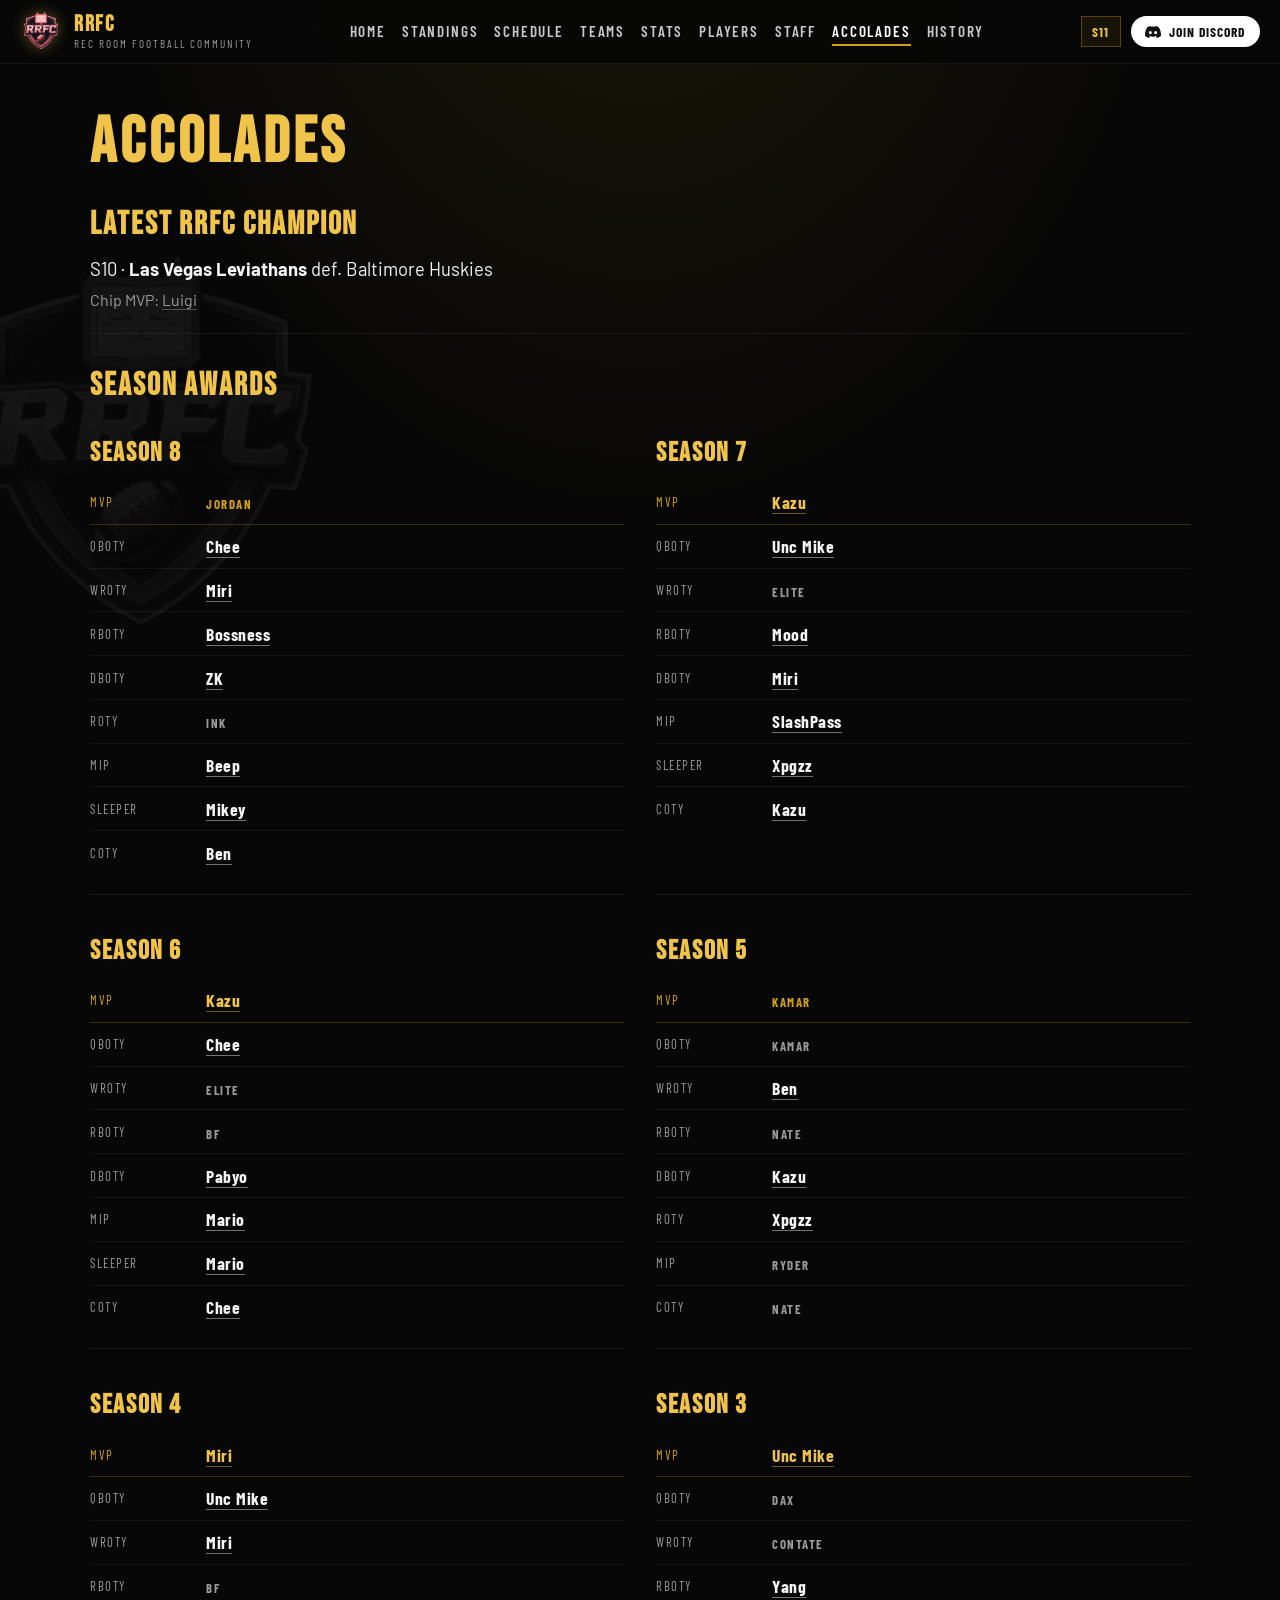
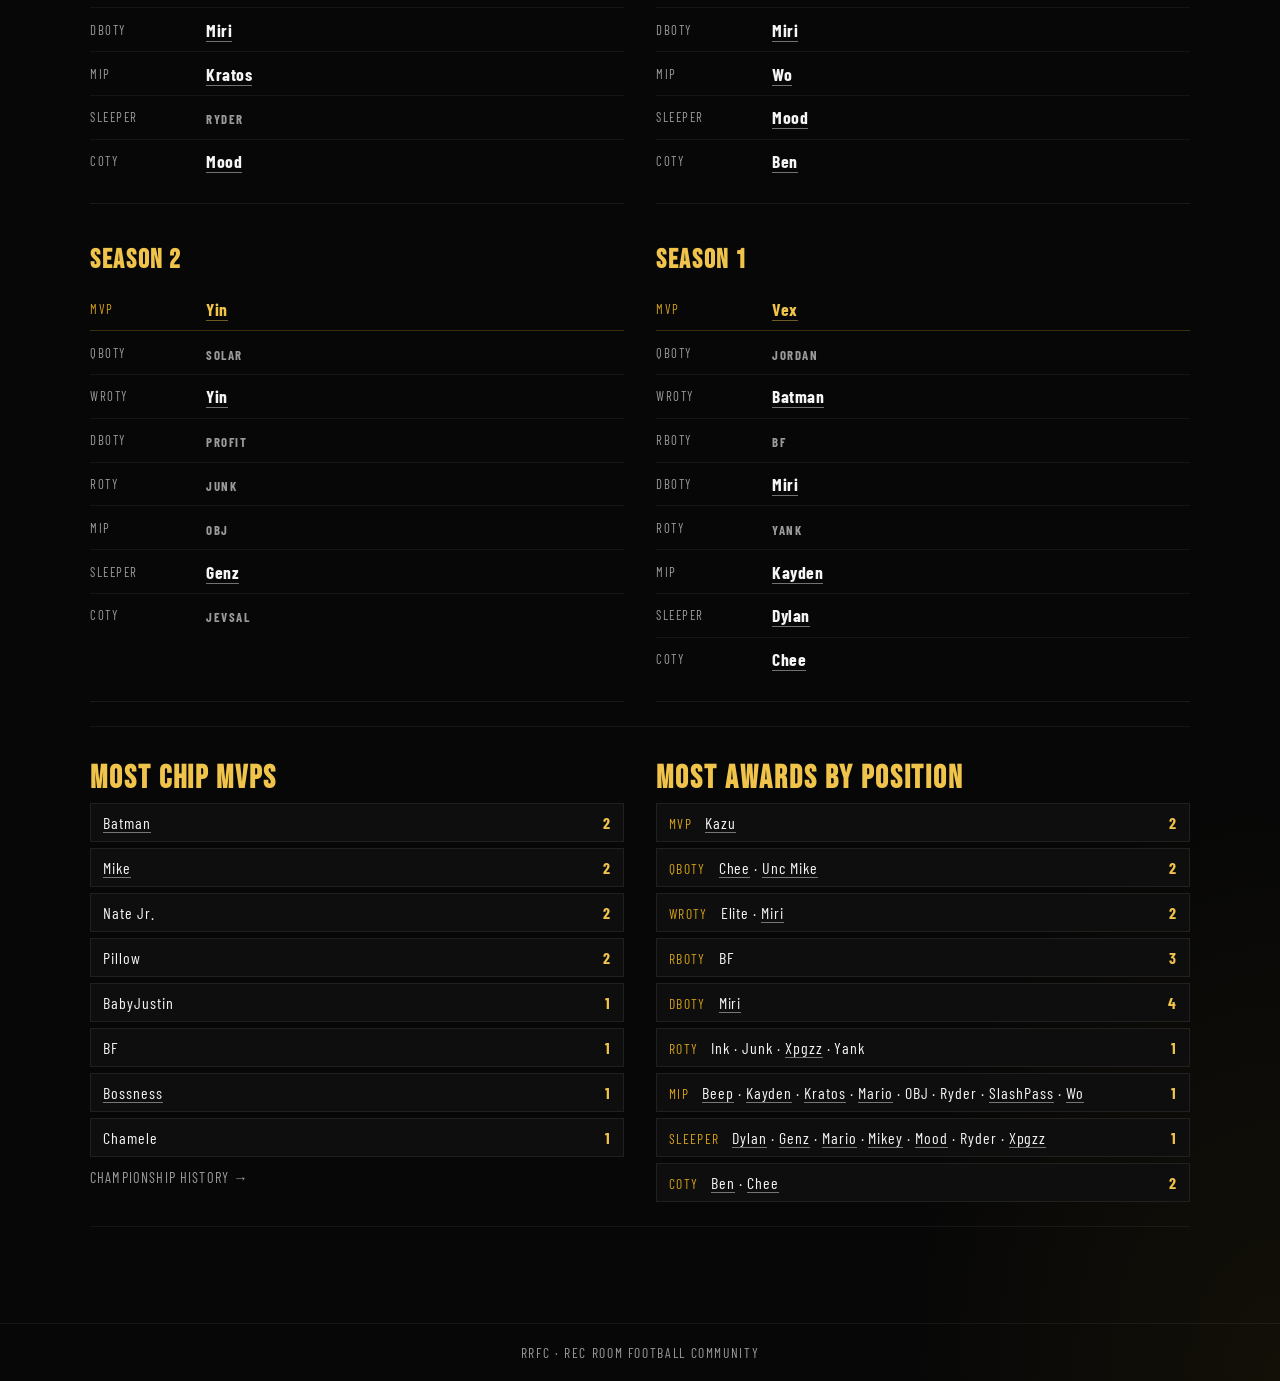
<file: accolades.html>
<!DOCTYPE html>
<html lang="en">
  <head>
    <meta charset="UTF-8" />
    <meta name="viewport" content="width=device-width, initial-scale=1" />
    <title>Accolades — RRFC</title>
    <link rel="icon" href="assets/logo.png" type="image/png" />
    <link rel="preconnect" href="https://fonts.googleapis.com" />
    <link rel="preconnect" href="https://fonts.gstatic.com" crossorigin />
    <link
      href="https://fonts.googleapis.com/css2?family=Barlow+Condensed:wght@500;600;700&family=Barlow:wght@400;500;600&family=Bebas+Neue&display=swap"
      rel="stylesheet"
    />
    <link rel="stylesheet" href="css/styles.css" />
  </head>
  <body>
    <header class="site-header">
      <a class="brand" href="index.html">
        <img src="assets/logo.png" alt="RRFC logo" />
        <div class="brand-text">
          <strong>RRFC</strong>
          <span>Rec Room Football Community</span>
        </div>
      </a>
      <nav class="nav" id="nav" aria-label="Primary">
        <a href="index.html">Home</a>
        <a href="standings.html">Standings</a>
        <a href="schedule.html">Schedule</a>
        <a href="teams.html">Teams</a>
        <a href="stats.html">Stats</a>
        <a href="players.html">Players</a>
        <a href="staff.html">Staff</a>
        <a class="active" href="accolades.html">Accolades</a>
        <a href="history.html">History</a>
      </nav>
      <div class="header-actions">
        <span class="season-pill">S11</span>
        <a class="btn-discord" href="https://discord.gg/rrfc" target="_blank" rel="noopener noreferrer">
          <svg viewBox="0 0 24 24" aria-hidden="true" fill="currentColor">
            <path
              d="M20.317 4.37a19.8 19.8 0 0 0-4.885-1.515.074.074 0 0 0-.079.037c-.21.375-.444.864-.608 1.25a18.27 18.27 0 0 0-5.487 0 12.64 12.64 0 0 0-.617-1.25.077.077 0 0 0-.079-.037A19.74 19.74 0 0 0 3.677 4.37a.07.07 0 0 0-.032.027C.533 9.046-.32 13.58.099 18.057a.08.08 0 0 0 .031.057 19.9 19.9 0 0 0 5.993 3.03.078.078 0 0 0 .084-.028c.462-.63.874-1.295 1.226-1.994a.076.076 0 0 0-.041-.106 13.1 13.1 0 0 1-1.872-.892.077.077 0 0 1-.008-.128c.126-.094.252-.192.373-.292a.074.074 0 0 1 .078-.01c3.928 1.793 8.18 1.793 12.062 0a.074.074 0 0 1 .079.009c.12.1.247.198.373.292a.077.077 0 0 1-.006.127 12.3 12.3 0 0 1-1.873.892.077.077 0 0 0-.041.107c.36.698.772 1.362 1.225 1.993a.076.076 0 0 0 .084.028 19.84 19.84 0 0 0 6.002-3.03.077.077 0 0 0 .032-.054c.5-5.177-.838-9.674-3.549-13.66a.061.061 0 0 0-.031-.03zM8.02 15.33c-1.183 0-2.157-1.085-2.157-2.419 0-1.333.956-2.419 2.157-2.419 1.21 0 2.176 1.096 2.157 2.42 0 1.333-.956 2.418-2.157 2.418zm7.975 0c-1.183 0-2.157-1.085-2.157-2.419 0-1.333.955-2.419 2.157-2.419 1.21 0 2.176 1.096 2.157 2.42 0 1.333-.946 2.418-2.157 2.418z"
            />
          </svg>
          <span>Join Discord</span>
        </a>
        <button class="menu-toggle" type="button" data-menu-toggle aria-expanded="false">Menu</button>
      </div>
    </header>

    <main>
      <h1 class="page-title">Accolades</h1>
      <div id="accolades-root"></div>
    </main>

    <footer class="site-footer">RRFC · Rec Room Football Community</footer>
    <script src="js/players-data.js"></script>
    <script src="js/teams-data.js"></script>
    <script src="js/championships-data.js"></script>
    <script src="js/main.js"></script>
    <script src="js/history.js"></script>
  </body>
</html>
</file>
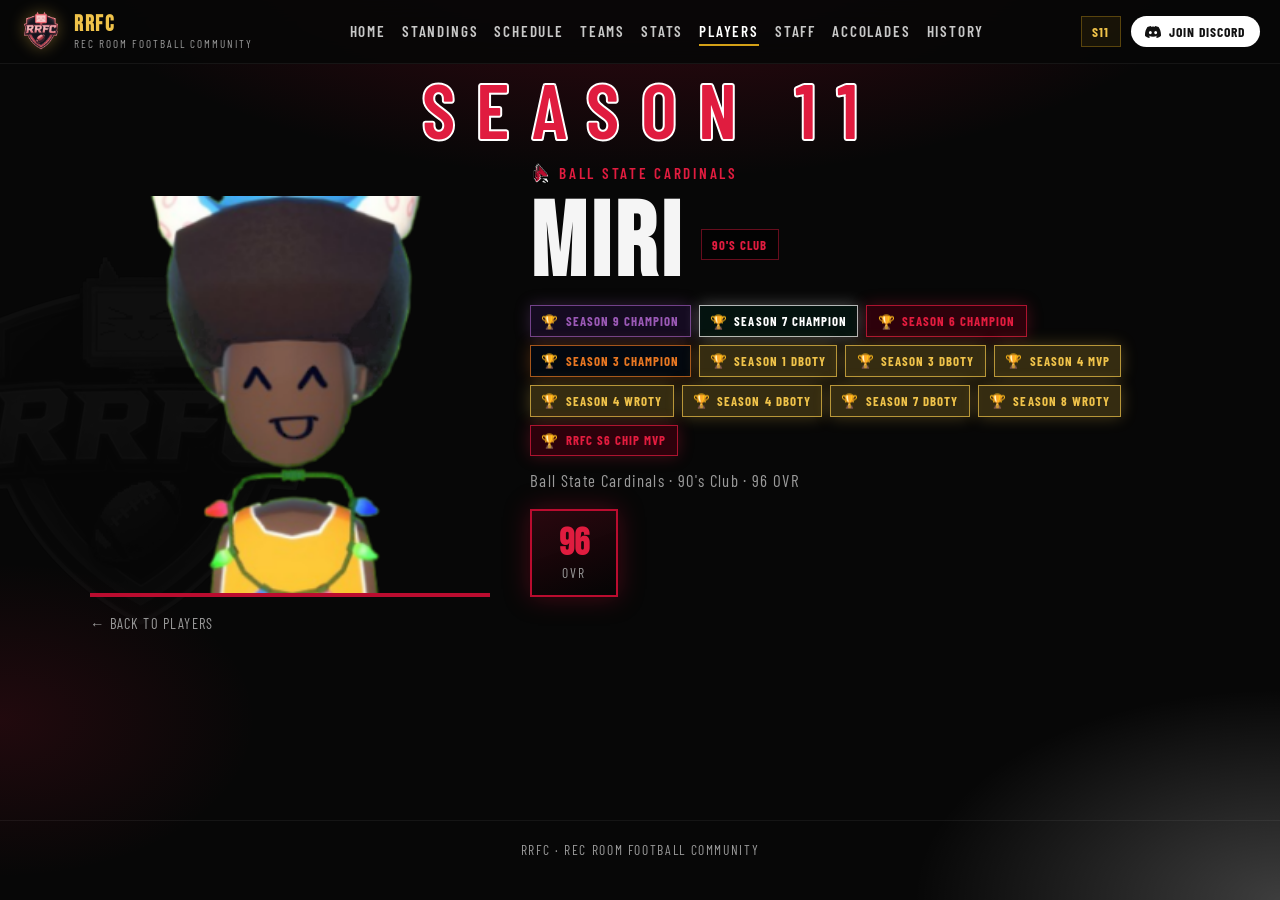
<file: player.html>
<!DOCTYPE html>
<html lang="en">
  <head>
    <meta charset="UTF-8" />
    <meta name="viewport" content="width=device-width, initial-scale=1" />
    <title>Player — RRFC</title>
    <link rel="icon" href="assets/logo.png" type="image/png" />
    <link rel="preconnect" href="https://fonts.googleapis.com" />
    <link rel="preconnect" href="https://fonts.gstatic.com" crossorigin />
    <link
      href="https://fonts.googleapis.com/css2?family=Barlow+Condensed:wght@500;600;700&family=Barlow:wght@400;500;600&family=Bebas+Neue&display=swap"
      rel="stylesheet"
    />
    <link rel="stylesheet" href="css/styles.css" />
  </head>
  <body>
    <header class="site-header">
      <a class="brand" href="index.html">
        <img src="assets/logo.png" alt="RRFC logo" />
        <div class="brand-text">
          <strong>RRFC</strong>
          <span>Rec Room Football Community</span>
        </div>
      </a>

      <nav class="nav" id="nav" aria-label="Primary">
        <a href="index.html">Home</a>
        <a href="standings.html">Standings</a>
        <a href="schedule.html">Schedule</a>
        <a href="teams.html">Teams</a>
        <a href="stats.html">Stats</a>
        <a class="active" href="players.html">Players</a>
        <a href="staff.html">Staff</a>
        <a href="accolades.html">Accolades</a>
        <a href="history.html">History</a>
      </nav>

      <div class="header-actions">
        <span class="season-pill">S11</span>
        <a class="btn-discord" href="https://discord.gg/rrfc" target="_blank" rel="noopener noreferrer">
          <svg viewBox="0 0 24 24" aria-hidden="true" fill="currentColor">
            <path
              d="M20.317 4.37a19.8 19.8 0 0 0-4.885-1.515.074.074 0 0 0-.079.037c-.21.375-.444.864-.608 1.25a18.27 18.27 0 0 0-5.487 0 12.64 12.64 0 0 0-.617-1.25.077.077 0 0 0-.079-.037A19.74 19.74 0 0 0 3.677 4.37a.07.07 0 0 0-.032.027C.533 9.046-.32 13.58.099 18.057a.08.08 0 0 0 .031.057 19.9 19.9 0 0 0 5.993 3.03.078.078 0 0 0 .084-.028c.462-.63.874-1.295 1.226-1.994a.076.076 0 0 0-.041-.106 13.1 13.1 0 0 1-1.872-.892.077.077 0 0 1-.008-.128c.126-.094.252-.192.373-.292a.074.074 0 0 1 .078-.01c3.928 1.793 8.18 1.793 12.062 0a.074.074 0 0 1 .079.009c.12.1.247.198.373.292a.077.077 0 0 1-.006.127 12.3 12.3 0 0 1-1.873.892.077.077 0 0 0-.041.107c.36.698.772 1.362 1.225 1.993a.076.076 0 0 0 .084.028 19.84 19.84 0 0 0 6.002-3.03.077.077 0 0 0 .032-.054c.5-5.177-.838-9.674-3.549-13.66a.061.061 0 0 0-.031-.03zM8.02 15.33c-1.183 0-2.157-1.085-2.157-2.419 0-1.333.956-2.419 2.157-2.419 1.21 0 2.176 1.096 2.157 2.42 0 1.333-.956 2.418-2.157 2.418zm7.975 0c-1.183 0-2.157-1.085-2.157-2.419 0-1.333.955-2.419 2.157-2.419 1.21 0 2.176 1.096 2.157 2.42 0 1.333-.946 2.418-2.157 2.418z"
            />
          </svg>
          <span>Join Discord</span>
        </a>
        <button class="menu-toggle" type="button" data-menu-toggle aria-expanded="false">Menu</button>
      </div>
    </header>

    <main>
      <section class="player-profile" data-player-profile>
        <p class="player-season" data-player-season>Season 11</p>

        <div class="player-layout">
          <div class="player-avatar" aria-label="Player avatar placeholder">
            <div class="avatar-placeholder">Avatar<br />coming soon</div>
          </div>

          <div class="player-info">
            <p class="team-name player-team" data-player-team-wrap>
              <img class="team-logo-sm" data-player-team-logo alt="" hidden />
              <a data-player-team-link><span data-player-team>…</span></a>
            </p>

            <div class="player-name-row">
              <h1 class="player-name" data-player-name>Player</h1>
              <span class="badge" data-club-badge>90's Club</span>
            </div>

            <div class="badge-row" data-player-badges></div>

            <p class="player-meta" data-player-meta></p>
            <p class="player-note" data-player-note hidden></p>

            <div class="rating-row">
              <div class="ovr">
                <strong data-player-ovr>—</strong>
                <span>OVR</span>
              </div>
              <span class="ovr-prev ovr-prev-profile" data-player-prev-ovr hidden></span>
            </div>
          </div>
        </div>

        <p class="back-link"><a href="players.html">← Back to players</a></p>
      </section>
    </main>

    <footer class="site-footer">RRFC · Rec Room Football Community</footer>
    <script src="js/players-data.js"></script>
    <script src="js/icons.js"></script>
    <script src="js/teams-data.js"></script>
    <script src="js/championships-data.js"></script>
    <script src="js/main.js"></script>
  </body>
</html>
</file>
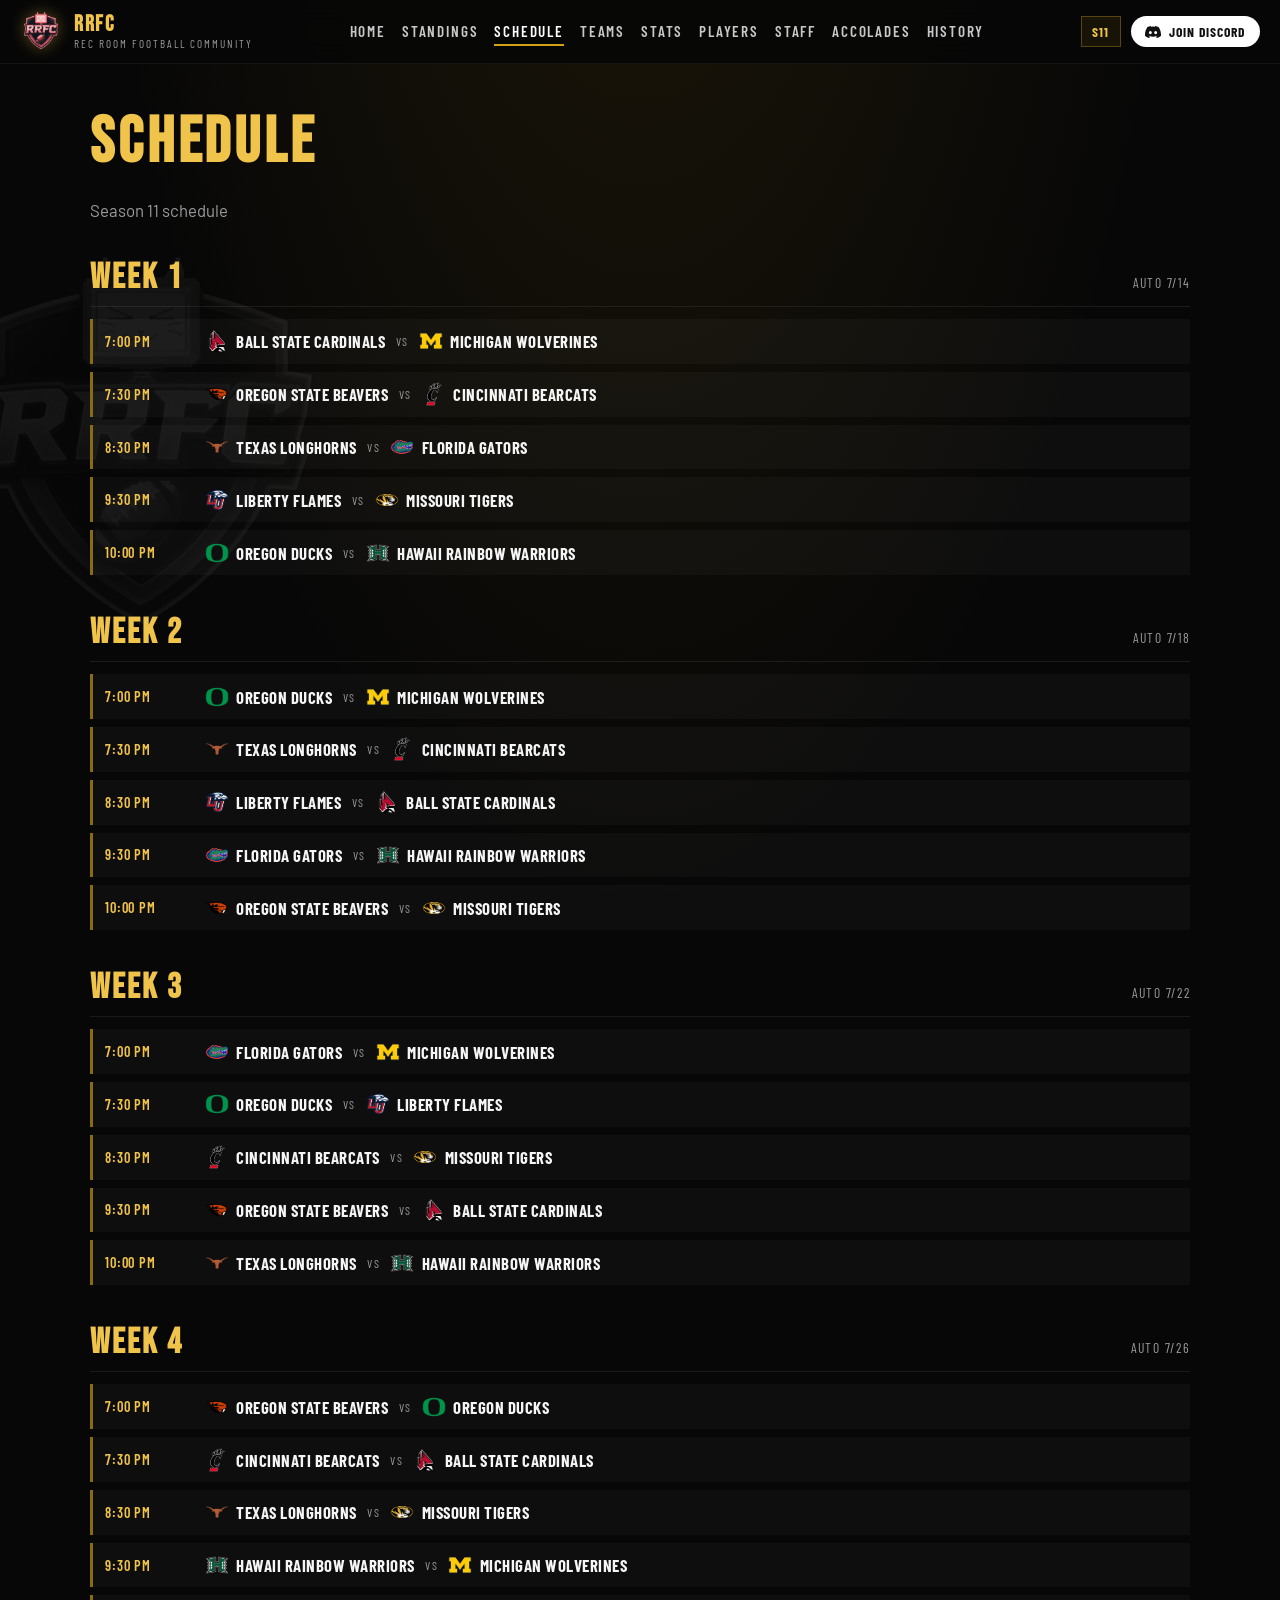
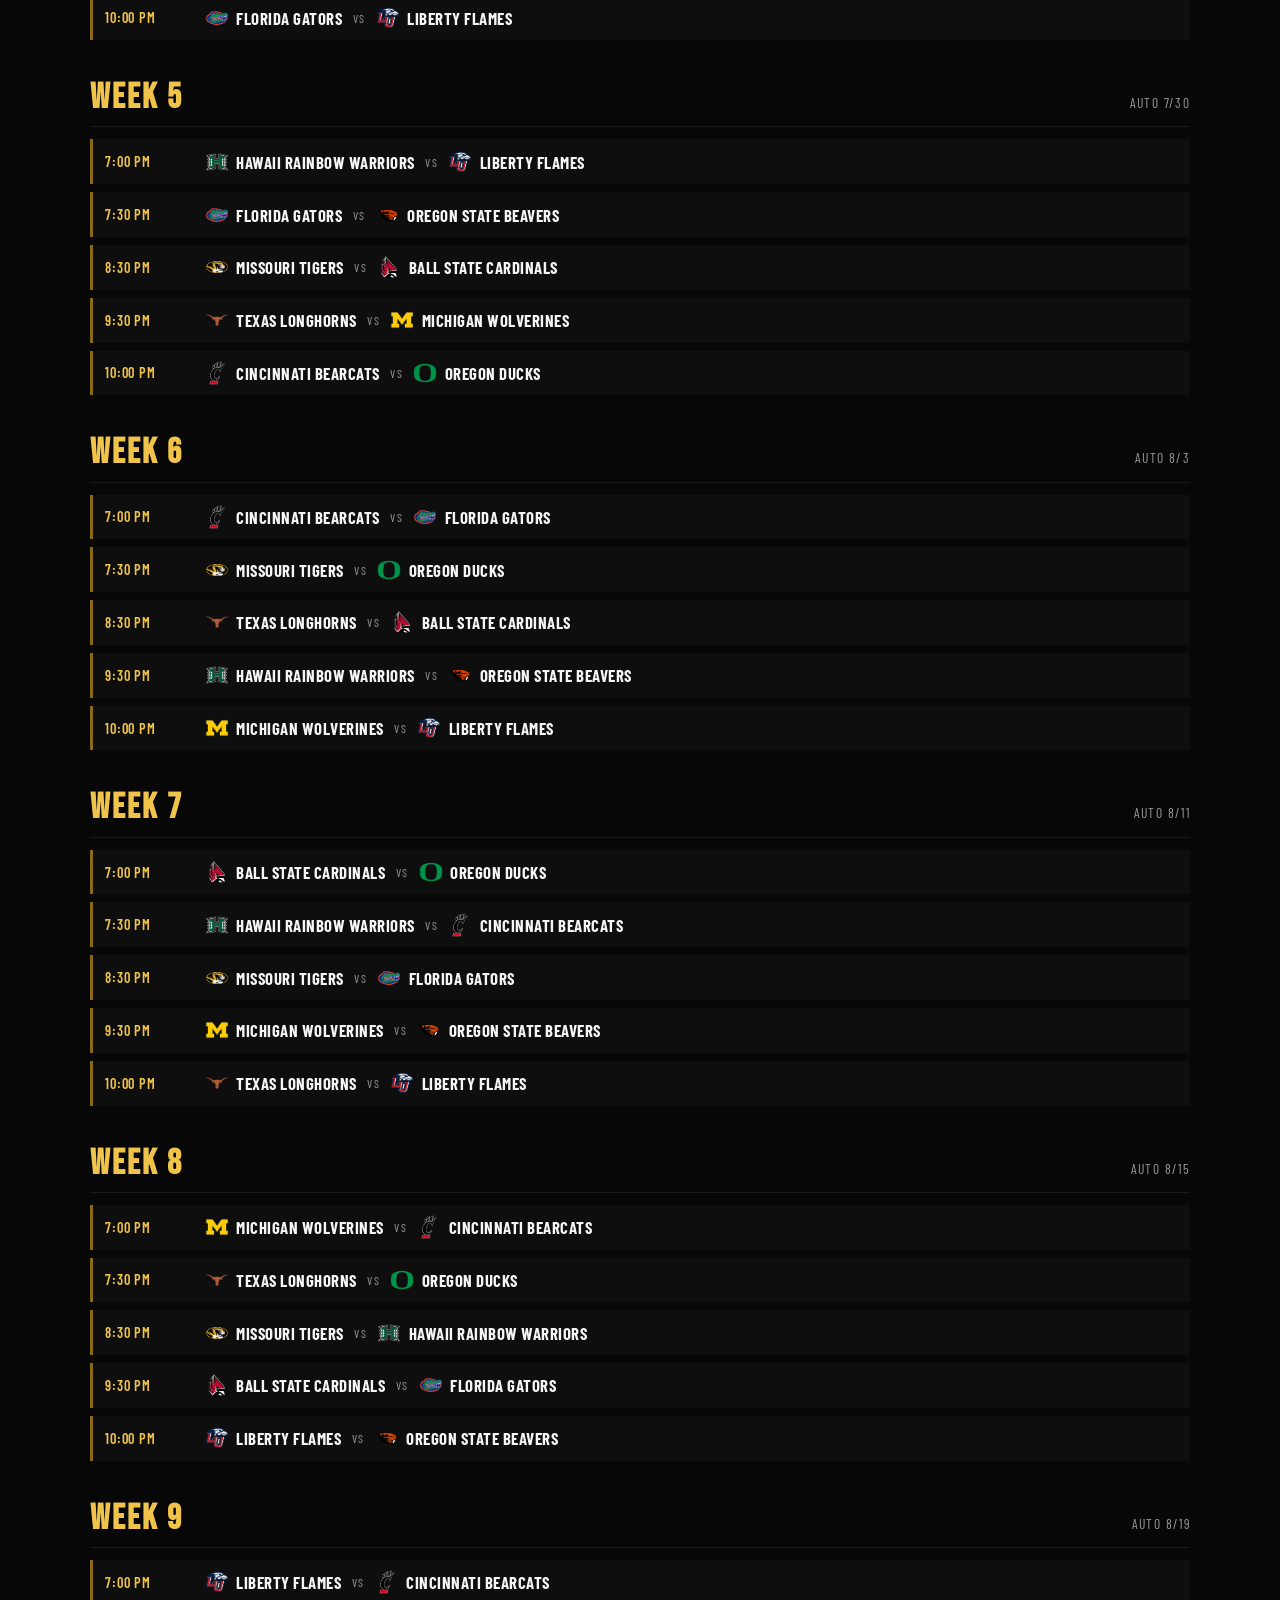
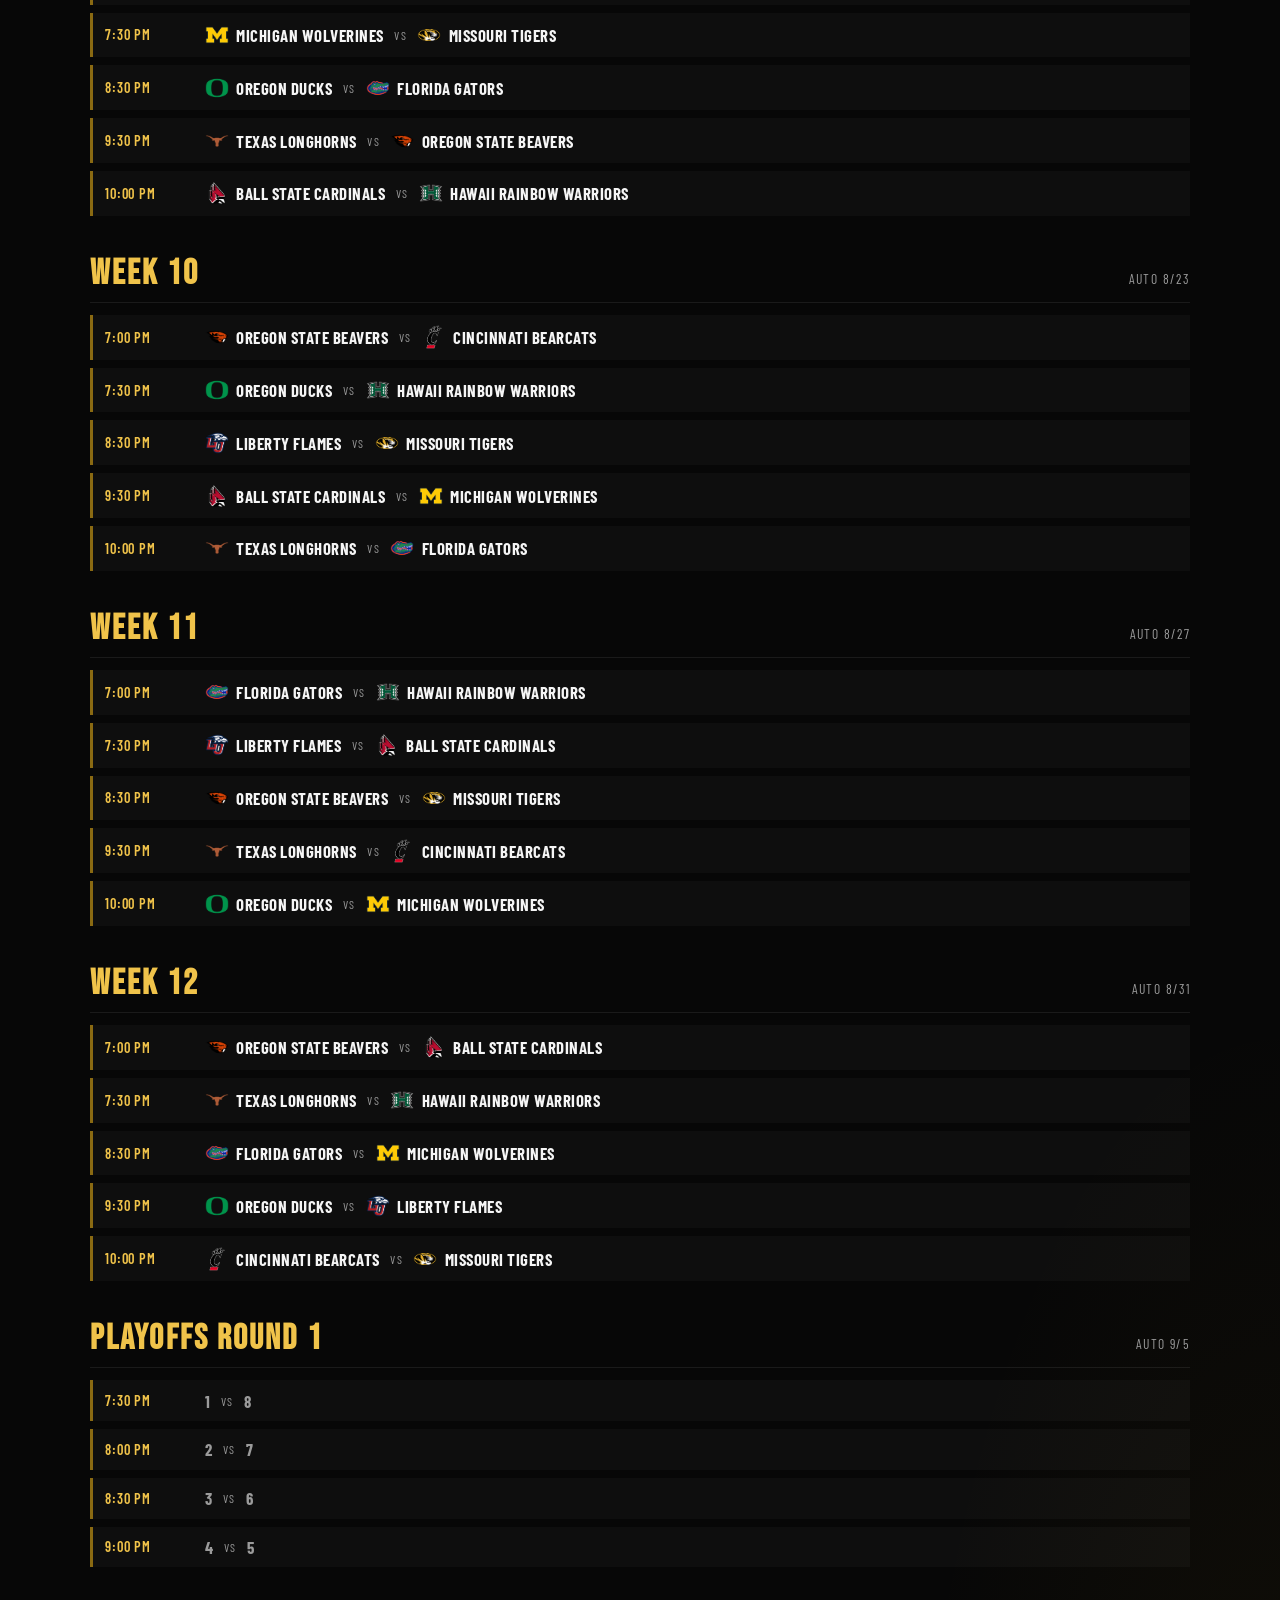
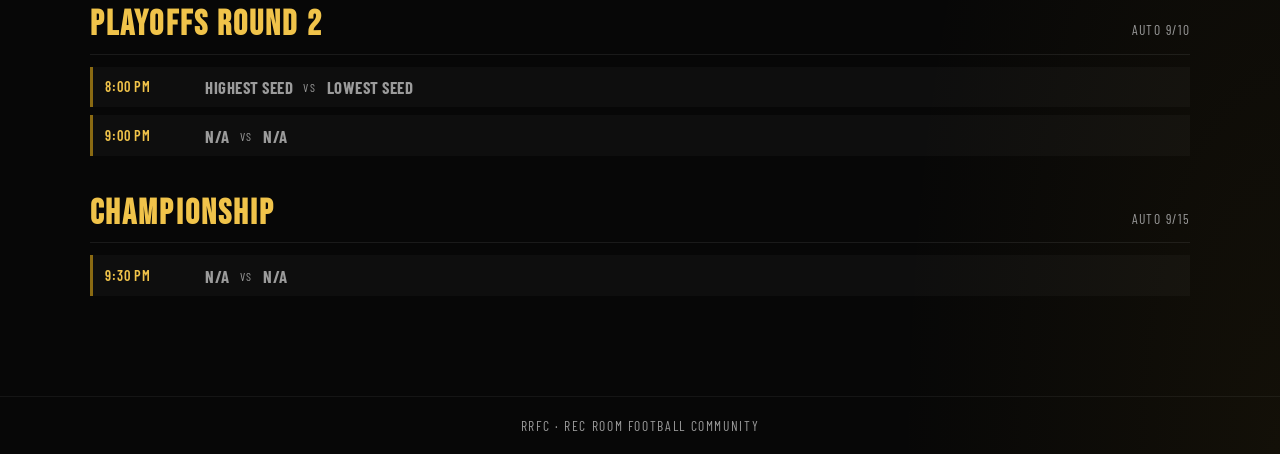
<file: schedule.html>
<!DOCTYPE html>
<html lang="en">
  <head>
    <meta charset="UTF-8" />
    <meta name="viewport" content="width=device-width, initial-scale=1" />
    <title>Schedule — RRFC</title>
    <link rel="icon" href="assets/logo.png" type="image/png" />
    <link rel="preconnect" href="https://fonts.googleapis.com" />
    <link rel="preconnect" href="https://fonts.gstatic.com" crossorigin />
    <link
      href="https://fonts.googleapis.com/css2?family=Barlow+Condensed:wght@500;600;700&family=Barlow:wght@400;500;600&family=Bebas+Neue&display=swap"
      rel="stylesheet"
    />
    <link rel="stylesheet" href="css/styles.css" />
  </head>
  <body>
    <header class="site-header">
      <a class="brand" href="index.html">
        <img src="assets/logo.png" alt="RRFC logo" />
        <div class="brand-text">
          <strong>RRFC</strong>
          <span>Rec Room Football Community</span>
        </div>
      </a>
      <nav class="nav" id="nav" aria-label="Primary">
        <a href="index.html">Home</a>
        <a href="standings.html">Standings</a>
        <a class="active" href="schedule.html">Schedule</a>
        <a href="teams.html">Teams</a>
        <a href="stats.html">Stats</a>
        <a href="players.html">Players</a>
        <a href="staff.html">Staff</a>
        <a href="accolades.html">Accolades</a>
        <a href="history.html">History</a>
      </nav>
      <div class="header-actions">
        <span class="season-pill">S11</span>
        <a class="btn-discord" href="https://discord.gg/rrfc" target="_blank" rel="noopener noreferrer">
          <svg viewBox="0 0 24 24" aria-hidden="true" fill="currentColor">
            <path
              d="M20.317 4.37a19.8 19.8 0 0 0-4.885-1.515.074.074 0 0 0-.079.037c-.21.375-.444.864-.608 1.25a18.27 18.27 0 0 0-5.487 0 12.64 12.64 0 0 0-.617-1.25.077.077 0 0 0-.079-.037A19.74 19.74 0 0 0 3.677 4.37a.07.07 0 0 0-.032.027C.533 9.046-.32 13.58.099 18.057a.08.08 0 0 0 .031.057 19.9 19.9 0 0 0 5.993 3.03.078.078 0 0 0 .084-.028c.462-.63.874-1.295 1.226-1.994a.076.076 0 0 0-.041-.106 13.1 13.1 0 0 1-1.872-.892.077.077 0 0 1-.008-.128c.126-.094.252-.192.373-.292a.074.074 0 0 1 .078-.01c3.928 1.793 8.18 1.793 12.062 0a.074.074 0 0 1 .079.009c.12.1.247.198.373.292a.077.077 0 0 1-.006.127 12.3 12.3 0 0 1-1.873.892.077.077 0 0 0-.041.107c.36.698.772 1.362 1.225 1.993a.076.076 0 0 0 .084.028 19.84 19.84 0 0 0 6.002-3.03.077.077 0 0 0 .032-.054c.5-5.177-.838-9.674-3.549-13.66a.061.061 0 0 0-.031-.03zM8.02 15.33c-1.183 0-2.157-1.085-2.157-2.419 0-1.333.956-2.419 2.157-2.419 1.21 0 2.176 1.096 2.157 2.42 0 1.333-.956 2.418-2.157 2.418zm7.975 0c-1.183 0-2.157-1.085-2.157-2.419 0-1.333.955-2.419 2.157-2.419 1.21 0 2.176 1.096 2.157 2.42 0 1.333-.946 2.418-2.157 2.418z"
            />
          </svg>
          <span>Join Discord</span>
        </a>
        <button class="menu-toggle" type="button" data-menu-toggle aria-expanded="false">Menu</button>
      </div>
    </header>
    <main>
      <h1 class="page-title">Schedule</h1>
      <p class="stub-note players-intro">Season 11 schedule</p>
      <div data-schedule-root></div>
    </main>
    <footer class="site-footer">RRFC · Rec Room Football Community</footer>
    <script src="js/championships-data.js"></script>
    <script src="js/teams-data.js"></script>
    <script src="js/schedule-data.js"></script>
    <script src="js/icons.js"></script>
    <script src="js/main.js"></script>
    <script src="js/schedule.js"></script>
  </body>
</html>
</file>
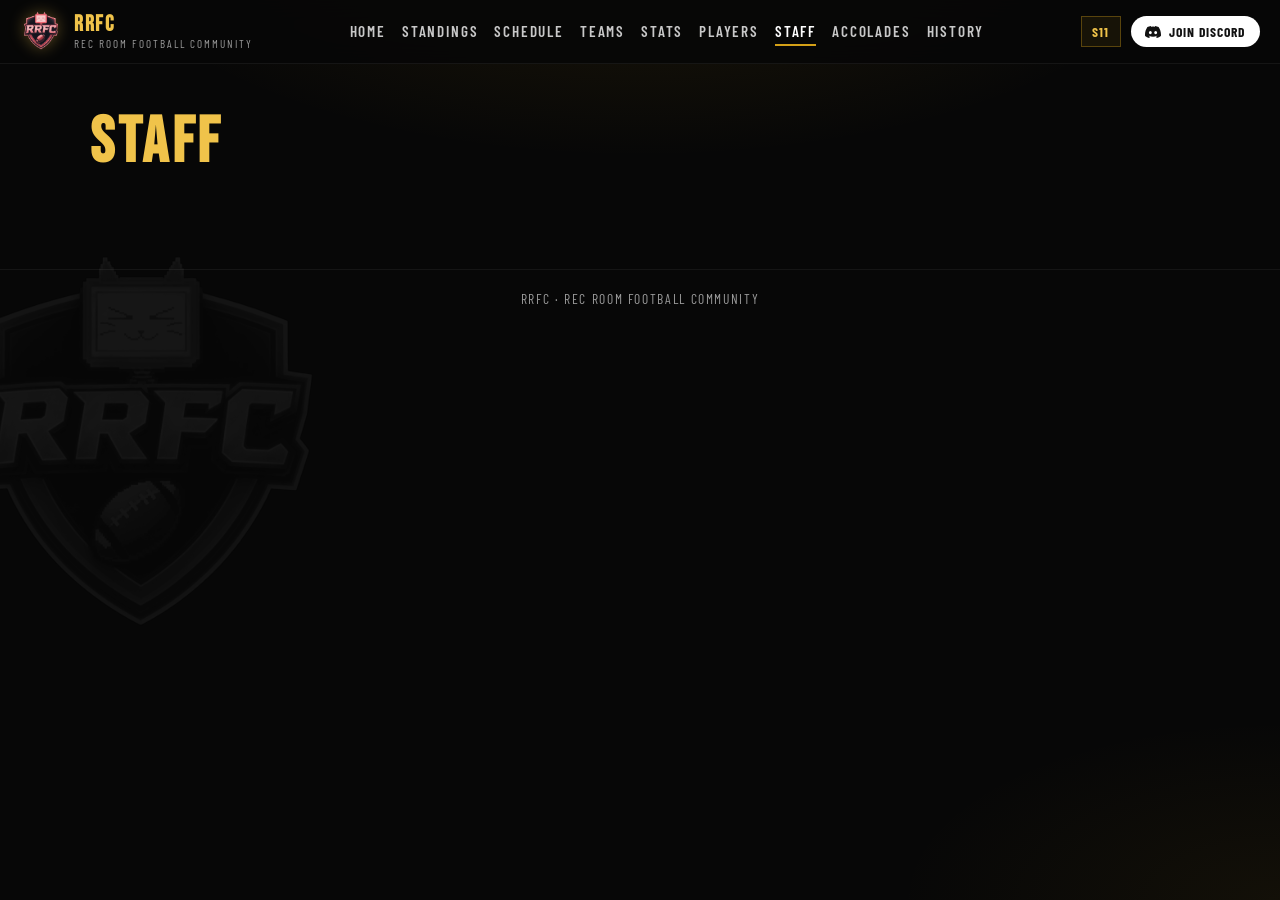
<file: staff.html>
<!DOCTYPE html>
<html lang="en">
  <head>
    <meta charset="UTF-8" />
    <meta name="viewport" content="width=device-width, initial-scale=1" />
    <title>Staff — RRFC</title>
    <link rel="icon" href="assets/logo.png" type="image/png" />
    <link rel="preconnect" href="https://fonts.googleapis.com" />
    <link rel="preconnect" href="https://fonts.gstatic.com" crossorigin />
    <link
      href="https://fonts.googleapis.com/css2?family=Barlow+Condensed:wght@500;600;700&family=Barlow:wght@400;500;600&family=Bebas+Neue&display=swap"
      rel="stylesheet"
    />
    <link rel="stylesheet" href="css/styles.css" />
  </head>
  <body>
    <header class="site-header">
      <a class="brand" href="index.html">
        <img src="assets/logo.png" alt="RRFC logo" />
        <div class="brand-text">
          <strong>RRFC</strong>
          <span>Rec Room Football Community</span>
        </div>
      </a>
      <nav class="nav" id="nav" aria-label="Primary">
        <a href="index.html">Home</a>
        <a href="standings.html">Standings</a>
        <a href="schedule.html">Schedule</a>
        <a href="teams.html">Teams</a>
        <a href="stats.html">Stats</a>
        <a href="players.html">Players</a>
        <a class="active" href="staff.html">Staff</a>
        <a href="accolades.html">Accolades</a>
        <a href="history.html">History</a>
      </nav>
      <div class="header-actions">
        <span class="season-pill">S11</span>
        <a class="btn-discord" href="https://discord.gg/rrfc" target="_blank" rel="noopener noreferrer">
          <svg viewBox="0 0 24 24" aria-hidden="true" fill="currentColor">
            <path
              d="M20.317 4.37a19.8 19.8 0 0 0-4.885-1.515.074.074 0 0 0-.079.037c-.21.375-.444.864-.608 1.25a18.27 18.27 0 0 0-5.487 0 12.64 12.64 0 0 0-.617-1.25.077.077 0 0 0-.079-.037A19.74 19.74 0 0 0 3.677 4.37a.07.07 0 0 0-.032.027C.533 9.046-.32 13.58.099 18.057a.08.08 0 0 0 .031.057 19.9 19.9 0 0 0 5.993 3.03.078.078 0 0 0 .084-.028c.462-.63.874-1.295 1.226-1.994a.076.076 0 0 0-.041-.106 13.1 13.1 0 0 1-1.872-.892.077.077 0 0 1-.008-.128c.126-.094.252-.192.373-.292a.074.074 0 0 1 .078-.01c3.928 1.793 8.18 1.793 12.062 0a.074.074 0 0 1 .079.009c.12.1.247.198.373.292a.077.077 0 0 1-.006.127 12.3 12.3 0 0 1-1.873.892.077.077 0 0 0-.041.107c.36.698.772 1.362 1.225 1.993a.076.076 0 0 0 .084.028 19.84 19.84 0 0 0 6.002-3.03.077.077 0 0 0 .032-.054c.5-5.177-.838-9.674-3.549-13.66a.061.061 0 0 0-.031-.03zM8.02 15.33c-1.183 0-2.157-1.085-2.157-2.419 0-1.333.956-2.419 2.157-2.419 1.21 0 2.176 1.096 2.157 2.42 0 1.333-.956 2.418-2.157 2.418zm7.975 0c-1.183 0-2.157-1.085-2.157-2.419 0-1.333.955-2.419 2.157-2.419 1.21 0 2.176 1.096 2.157 2.42 0 1.333-.946 2.418-2.157 2.418z"
            />
          </svg>
          <span>Join Discord</span>
        </a>
        <button class="menu-toggle" type="button" data-menu-toggle aria-expanded="false">Menu</button>
      </div>
    </header>
    <main>
      <h1 class="page-title">Staff</h1>
    </main>
    <footer class="site-footer">RRFC · Rec Room Football Community</footer>
    <script src="js/main.js"></script>
  </body>
</html>
</file>
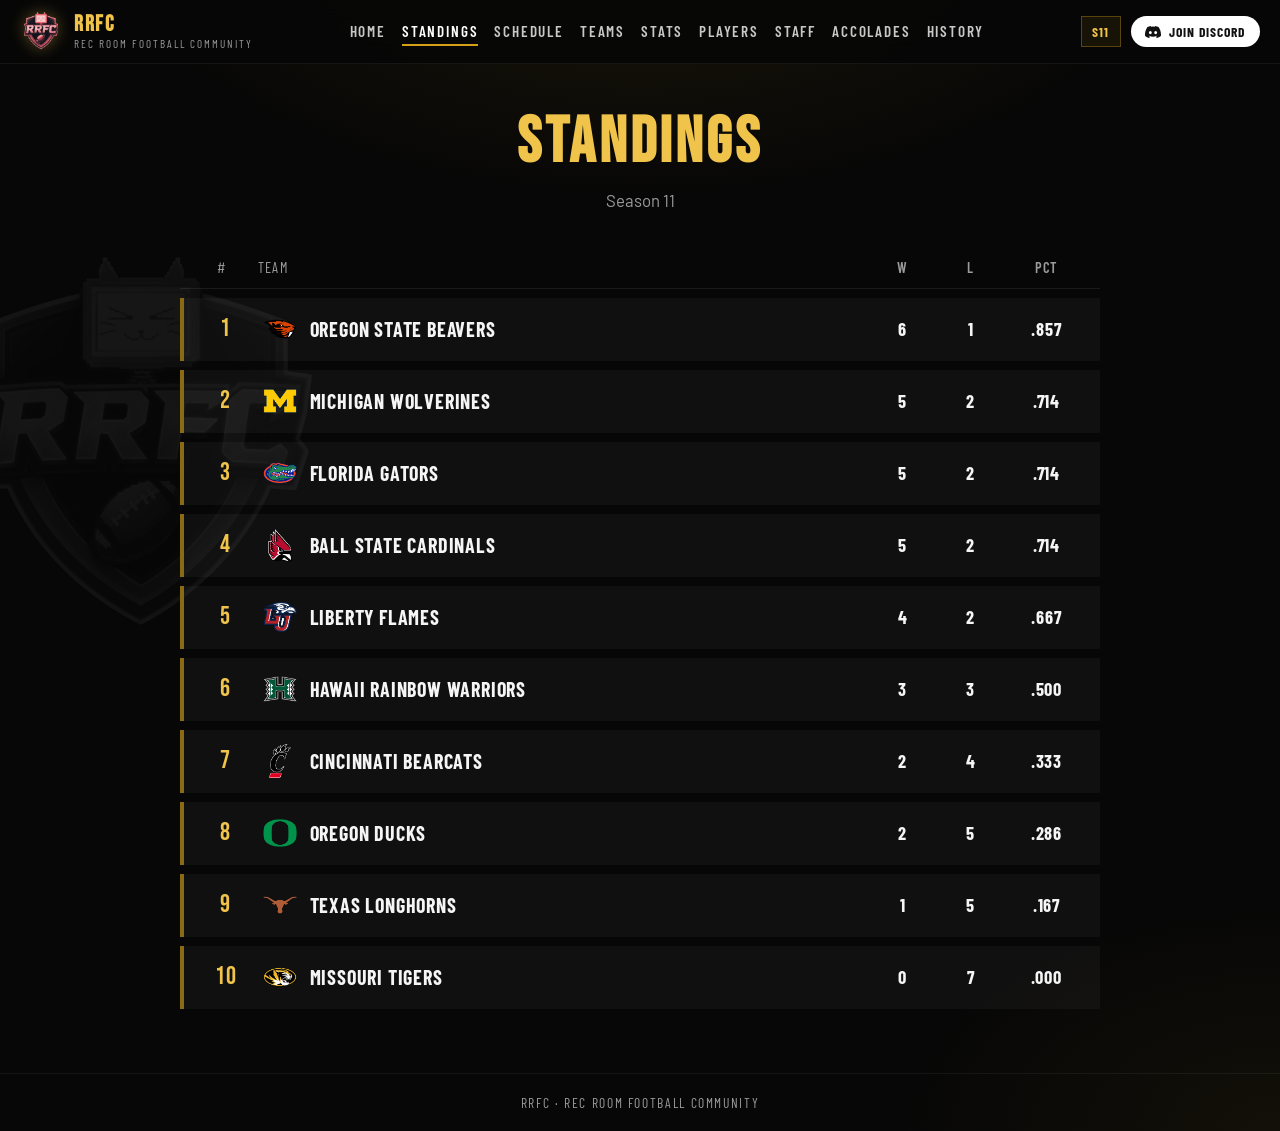
<file: standings.html>
<!DOCTYPE html>
<html lang="en">
  <head>
    <meta charset="UTF-8" />
    <meta name="viewport" content="width=device-width, initial-scale=1" />
    <title>Standings — RRFC</title>
    <link rel="icon" href="assets/logo.png" type="image/png" />
    <link rel="preconnect" href="https://fonts.googleapis.com" />
    <link rel="preconnect" href="https://fonts.gstatic.com" crossorigin />
    <link
      href="https://fonts.googleapis.com/css2?family=Barlow+Condensed:wght@500;600;700&family=Barlow:wght@400;500;600&family=Bebas+Neue&display=swap"
      rel="stylesheet"
    />
    <link rel="stylesheet" href="css/styles.css" />
  </head>
  <body>
    <header class="site-header">
      <a class="brand" href="index.html">
        <img src="assets/logo.png" alt="RRFC logo" />
        <div class="brand-text">
          <strong>RRFC</strong>
          <span>Rec Room Football Community</span>
        </div>
      </a>
      <nav class="nav" id="nav" aria-label="Primary">
        <a href="index.html">Home</a>
        <a class="active" href="standings.html">Standings</a>
        <a href="schedule.html">Schedule</a>
        <a href="teams.html">Teams</a>
        <a href="stats.html">Stats</a>
        <a href="players.html">Players</a>
        <a href="staff.html">Staff</a>
        <a href="accolades.html">Accolades</a>
        <a href="history.html">History</a>
      </nav>
      <div class="header-actions">
        <span class="season-pill">S11</span>
        <a class="btn-discord" href="https://discord.gg/rrfc" target="_blank" rel="noopener noreferrer">
          <svg viewBox="0 0 24 24" aria-hidden="true" fill="currentColor">
            <path
              d="M20.317 4.37a19.8 19.8 0 0 0-4.885-1.515.074.074 0 0 0-.079.037c-.21.375-.444.864-.608 1.25a18.27 18.27 0 0 0-5.487 0 12.64 12.64 0 0 0-.617-1.25.077.077 0 0 0-.079-.037A19.74 19.74 0 0 0 3.677 4.37a.07.07 0 0 0-.032.027C.533 9.046-.32 13.58.099 18.057a.08.08 0 0 0 .031.057 19.9 19.9 0 0 0 5.993 3.03.078.078 0 0 0 .084-.028c.462-.63.874-1.295 1.226-1.994a.076.076 0 0 0-.041-.106 13.1 13.1 0 0 1-1.872-.892.077.077 0 0 1-.008-.128c.126-.094.252-.192.373-.292a.074.074 0 0 1 .078-.01c3.928 1.793 8.18 1.793 12.062 0a.074.074 0 0 1 .079.009c.12.1.247.198.373.292a.077.077 0 0 1-.006.127 12.3 12.3 0 0 1-1.873.892.077.077 0 0 0-.041.107c.36.698.772 1.362 1.225 1.993a.076.076 0 0 0 .084.028 19.84 19.84 0 0 0 6.002-3.03.077.077 0 0 0 .032-.054c.5-5.177-.838-9.674-3.549-13.66a.061.061 0 0 0-.031-.03zM8.02 15.33c-1.183 0-2.157-1.085-2.157-2.419 0-1.333.956-2.419 2.157-2.419 1.21 0 2.176 1.096 2.157 2.42 0 1.333-.956 2.418-2.157 2.418zm7.975 0c-1.183 0-2.157-1.085-2.157-2.419 0-1.333.955-2.419 2.157-2.419 1.21 0 2.176 1.096 2.157 2.42 0 1.333-.946 2.418-2.157 2.418z"
            />
          </svg>
          <span>Join Discord</span>
        </a>
        <button class="menu-toggle" type="button" data-menu-toggle aria-expanded="false">Menu</button>
      </div>
    </header>
    <main class="standings-page">
      <h1 class="page-title">Standings</h1>
      <p class="stub-note players-intro">Season 11</p>
      <div data-standings-root></div>
    </main>
    <footer class="site-footer">RRFC · Rec Room Football Community</footer>
    <script src="js/championships-data.js"></script>
    <script src="js/teams-data.js"></script>
    <script src="js/standings-data.js"></script>
    <script src="js/icons.js"></script>
    <script src="js/main.js"></script>
    <script src="js/standings.js"></script>
  </body>
</html>
</file>
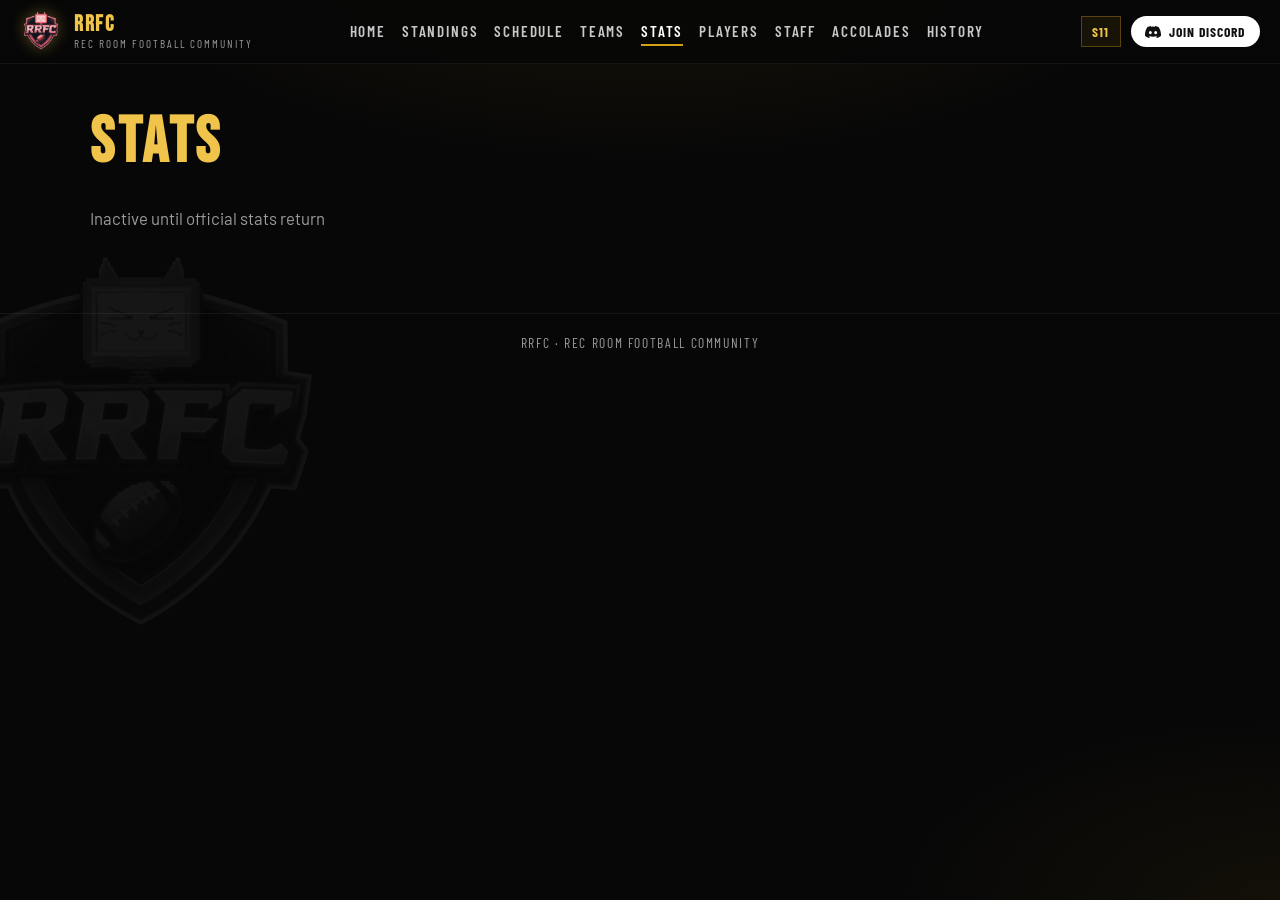
<file: stats.html>
<!DOCTYPE html>
<html lang="en">
  <head>
    <meta charset="UTF-8" />
    <meta name="viewport" content="width=device-width, initial-scale=1" />
    <title>Stats — RRFC</title>
    <link rel="icon" href="assets/logo.png" type="image/png" />
    <link rel="preconnect" href="https://fonts.googleapis.com" />
    <link rel="preconnect" href="https://fonts.gstatic.com" crossorigin />
    <link
      href="https://fonts.googleapis.com/css2?family=Barlow+Condensed:wght@500;600;700&family=Barlow:wght@400;500;600&family=Bebas+Neue&display=swap"
      rel="stylesheet"
    />
    <link rel="stylesheet" href="css/styles.css" />
  </head>
  <body>
    <header class="site-header">
      <a class="brand" href="index.html">
        <img src="assets/logo.png" alt="RRFC logo" />
        <div class="brand-text">
          <strong>RRFC</strong>
          <span>Rec Room Football Community</span>
        </div>
      </a>
      <nav class="nav" id="nav" aria-label="Primary">
        <a href="index.html">Home</a>
        <a href="standings.html">Standings</a>
        <a href="schedule.html">Schedule</a>
        <a href="teams.html">Teams</a>
        <a class="active" href="stats.html">Stats</a>
        <a href="players.html">Players</a>
        <a href="staff.html">Staff</a>
        <a href="accolades.html">Accolades</a>
        <a href="history.html">History</a>
      </nav>
      <div class="header-actions">
        <span class="season-pill">S11</span>
        <a class="btn-discord" href="https://discord.gg/rrfc" target="_blank" rel="noopener noreferrer">
          <svg viewBox="0 0 24 24" aria-hidden="true" fill="currentColor">
            <path
              d="M20.317 4.37a19.8 19.8 0 0 0-4.885-1.515.074.074 0 0 0-.079.037c-.21.375-.444.864-.608 1.25a18.27 18.27 0 0 0-5.487 0 12.64 12.64 0 0 0-.617-1.25.077.077 0 0 0-.079-.037A19.74 19.74 0 0 0 3.677 4.37a.07.07 0 0 0-.032.027C.533 9.046-.32 13.58.099 18.057a.08.08 0 0 0 .031.057 19.9 19.9 0 0 0 5.993 3.03.078.078 0 0 0 .084-.028c.462-.63.874-1.295 1.226-1.994a.076.076 0 0 0-.041-.106 13.1 13.1 0 0 1-1.872-.892.077.077 0 0 1-.008-.128c.126-.094.252-.192.373-.292a.074.074 0 0 1 .078-.01c3.928 1.793 8.18 1.793 12.062 0a.074.074 0 0 1 .079.009c.12.1.247.198.373.292a.077.077 0 0 1-.006.127 12.3 12.3 0 0 1-1.873.892.077.077 0 0 0-.041.107c.36.698.772 1.362 1.225 1.993a.076.076 0 0 0 .084.028 19.84 19.84 0 0 0 6.002-3.03.077.077 0 0 0 .032-.054c.5-5.177-.838-9.674-3.549-13.66a.061.061 0 0 0-.031-.03zM8.02 15.33c-1.183 0-2.157-1.085-2.157-2.419 0-1.333.956-2.419 2.157-2.419 1.21 0 2.176 1.096 2.157 2.42 0 1.333-.956 2.418-2.157 2.418zm7.975 0c-1.183 0-2.157-1.085-2.157-2.419 0-1.333.955-2.419 2.157-2.419 1.21 0 2.176 1.096 2.157 2.42 0 1.333-.946 2.418-2.157 2.418z"
            />
          </svg>
          <span>Join Discord</span>
        </a>
        <button class="menu-toggle" type="button" data-menu-toggle aria-expanded="false">Menu</button>
      </div>
    </header>
    <main>
      <h1 class="page-title">Stats</h1>
      <p class="stub-note">Inactive until official stats return</p>
    </main>
    <footer class="site-footer">RRFC · Rec Room Football Community</footer>
    <script src="js/main.js"></script>
  </body>
</html>
</file>
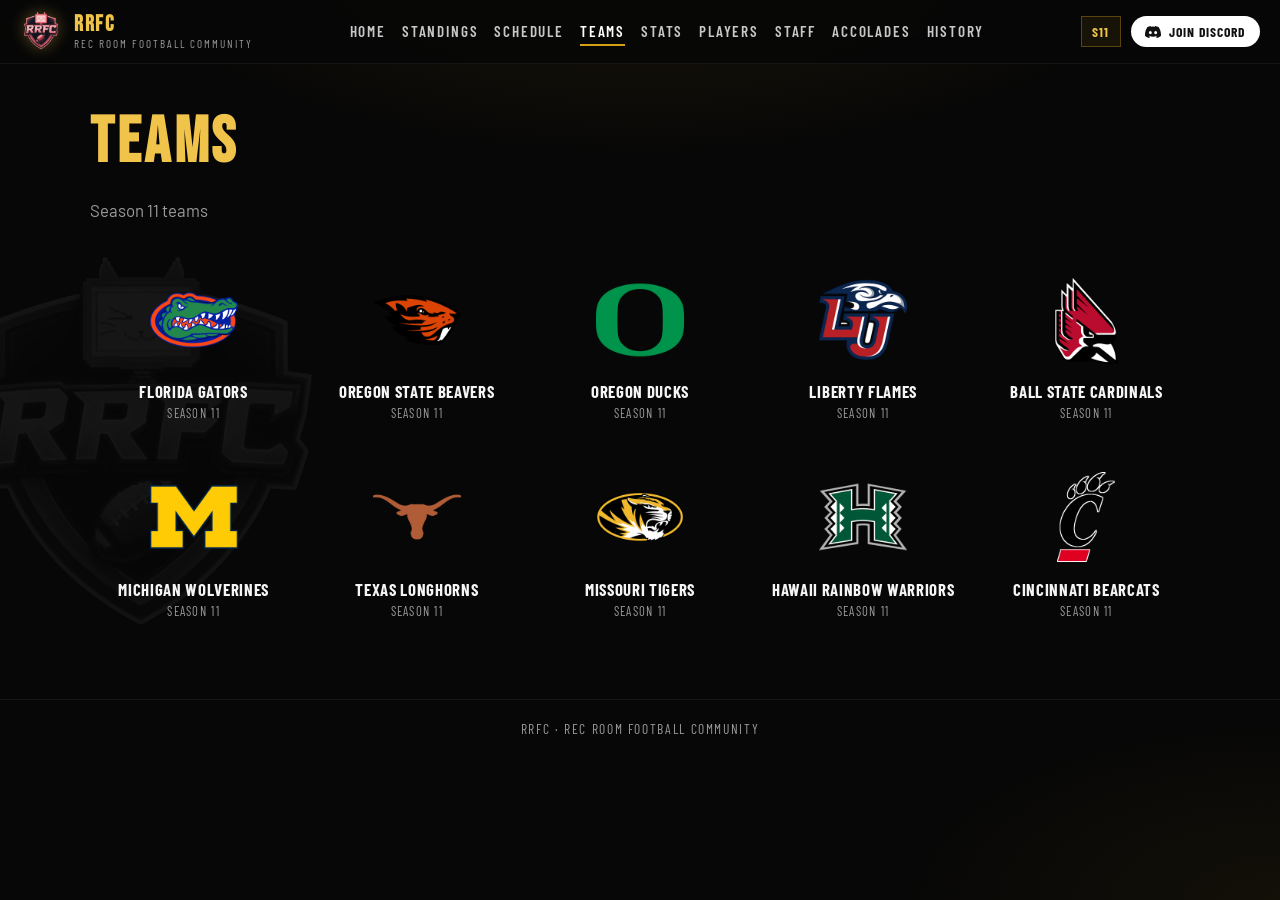
<file: teams.html>
<!DOCTYPE html>
<html lang="en">
  <head>
    <meta charset="UTF-8" />
    <meta name="viewport" content="width=device-width, initial-scale=1" />
    <title>Teams — RRFC</title>
    <link rel="icon" href="assets/logo.png" type="image/png" />
    <link rel="preconnect" href="https://fonts.googleapis.com" />
    <link rel="preconnect" href="https://fonts.gstatic.com" crossorigin />
    <link
      href="https://fonts.googleapis.com/css2?family=Barlow+Condensed:wght@500;600;700&family=Barlow:wght@400;500;600&family=Bebas+Neue&display=swap"
      rel="stylesheet"
    />
    <link rel="stylesheet" href="css/styles.css" />
  </head>
  <body>
    <header class="site-header">
      <a class="brand" href="index.html">
        <img src="assets/logo.png" alt="RRFC logo" data-site-logo />
        <div class="brand-text">
          <strong>RRFC</strong>
          <span>Rec Room Football Community</span>
        </div>
      </a>
      <nav class="nav" id="nav" aria-label="Primary">
        <a href="index.html">Home</a>
        <a href="standings.html">Standings</a>
        <a href="schedule.html">Schedule</a>
        <a class="active" href="teams.html">Teams</a>
        <a href="stats.html">Stats</a>
        <a href="players.html">Players</a>
        <a href="staff.html">Staff</a>
        <a href="accolades.html">Accolades</a>
        <a href="history.html">History</a>
      </nav>
      <div class="header-actions">
        <span class="season-pill">S11</span>
        <a class="btn-discord" href="https://discord.gg/rrfc" target="_blank" rel="noopener noreferrer">
          <svg viewBox="0 0 24 24" aria-hidden="true" fill="currentColor">
            <path
              d="M20.317 4.37a19.8 19.8 0 0 0-4.885-1.515.074.074 0 0 0-.079.037c-.21.375-.444.864-.608 1.25a18.27 18.27 0 0 0-5.487 0 12.64 12.64 0 0 0-.617-1.25.077.077 0 0 0-.079-.037A19.74 19.74 0 0 0 3.677 4.37a.07.07 0 0 0-.032.027C.533 9.046-.32 13.58.099 18.057a.08.08 0 0 0 .031.057 19.9 19.9 0 0 0 5.993 3.03.078.078 0 0 0 .084-.028c.462-.63.874-1.295 1.226-1.994a.076.076 0 0 0-.041-.106 13.1 13.1 0 0 1-1.872-.892.077.077 0 0 1-.008-.128c.126-.094.252-.192.373-.292a.074.074 0 0 1 .078-.01c3.928 1.793 8.18 1.793 12.062 0a.074.074 0 0 1 .079.009c.12.1.247.198.373.292a.077.077 0 0 1-.006.127 12.3 12.3 0 0 1-1.873.892.077.077 0 0 0-.041.107c.36.698.772 1.362 1.225 1.993a.076.076 0 0 0 .084.028 19.84 19.84 0 0 0 6.002-3.03.077.077 0 0 0 .032-.054c.5-5.177-.838-9.674-3.549-13.66a.061.061 0 0 0-.031-.03zM8.02 15.33c-1.183 0-2.157-1.085-2.157-2.419 0-1.333.956-2.419 2.157-2.419 1.21 0 2.176 1.096 2.157 2.42 0 1.333-.956 2.418-2.157 2.418zm7.975 0c-1.183 0-2.157-1.085-2.157-2.419 0-1.333.955-2.419 2.157-2.419 1.21 0 2.176 1.096 2.157 2.42 0 1.333-.946 2.418-2.157 2.418z"
            />
          </svg>
          <span>Join Discord</span>
        </a>
        <button class="menu-toggle" type="button" data-menu-toggle aria-expanded="false">Menu</button>
      </div>
    </header>

    <main>
      <h1 class="page-title">Teams</h1>
      <p class="stub-note players-intro">Season 11 teams</p>
      <div id="teams-root"></div>
    </main>

    <footer class="site-footer">RRFC · Rec Room Football Community</footer>
    <script src="js/players-data.js"></script>
    <script src="js/championships-data.js"></script>
    <script src="js/teams-data.js"></script>
    <script src="js/icons.js"></script>
    <script src="js/main.js"></script>
  </body>
</html>
</file>
<file: css/styles.css>
/* RRFC — Gold & Black */
:root {
  --bg: #070707;
  --bg-elevated: #101010;
  --bg-soft: #161616;
  --gold: #d4a017;
  --gold-bright: #f0c34a;
  --gold-dim: #8a6a12;
  --gold-glow: rgba(240, 195, 74, 0.35);
  --text: #f5f5f5;
  --muted: #9b9b9b;
  --line: rgba(212, 160, 23, 0.35);
  --rank: #1f8a6e;
  --rank-text: #d8fff3;
  --danger: #c43c3c;
  --nav-h: 64px;
  --font-display: "Bebas Neue", "Impact", sans-serif;
  --font-ui: "Barlow Condensed", "Arial Narrow", sans-serif;
  --font-body: "Barlow", "Segoe UI", sans-serif;
}

*,
*::before,
*::after {
  box-sizing: border-box;
}

html {
  scroll-behavior: smooth;
}

body {
  margin: 0;
  min-height: 100vh;
  color: var(--text);
  font-family: var(--font-body);
  background:
    radial-gradient(ellipse 80% 50% at 50% -10%, rgba(212, 160, 23, 0.12), transparent 55%),
    radial-gradient(ellipse 60% 40% at 100% 100%, rgba(212, 160, 23, 0.06), transparent 50%),
    var(--bg);
  overflow-x: hidden;
}

body::before {
  content: "";
  position: fixed;
  inset: 0;
  pointer-events: none;
  z-index: 0;
  opacity: 0.07;
  background-image: url("../assets/logo.png");
  background-repeat: no-repeat;
  background-position: left -8% center, right -8% center;
  background-size: min(42vw, 420px), min(42vw, 420px);
  filter: grayscale(1) contrast(1.1);
}

a {
  color: inherit;
  text-decoration: none;
}

img {
  max-width: 100%;
  display: block;
}

.site-header {
  position: sticky;
  top: 0;
  z-index: 50;
  height: var(--nav-h);
  display: flex;
  align-items: center;
  justify-content: space-between;
  gap: 1rem;
  padding: 0 1.25rem;
  background: rgba(7, 7, 7, 0.92);
  border-bottom: 1px solid rgba(255, 255, 255, 0.06);
  backdrop-filter: blur(12px);
}

.brand {
  display: flex;
  align-items: center;
  gap: 0.75rem;
  flex-shrink: 0;
}

.brand img {
  width: 42px;
  height: 42px;
  object-fit: contain;
  filter: drop-shadow(0 0 8px var(--gold-glow));
  animation: logo-pulse 4s ease-in-out infinite;
}

.brand-text {
  display: flex;
  flex-direction: column;
  line-height: 1;
}

.brand-text strong {
  font-family: var(--font-display);
  font-size: 1.35rem;
  letter-spacing: 0.08em;
  color: var(--gold-bright);
}

.brand-text span {
  font-family: var(--font-ui);
  font-size: 0.7rem;
  letter-spacing: 0.18em;
  text-transform: uppercase;
  color: var(--muted);
  margin-top: 0.2rem;
}

.nav {
  display: flex;
  align-items: center;
  justify-content: center;
  gap: 0.15rem 1rem;
  flex-wrap: wrap;
  font-family: var(--font-ui);
  font-size: 0.95rem;
  font-weight: 600;
  letter-spacing: 0.12em;
  text-transform: uppercase;
}

.nav a {
  color: rgba(255, 255, 255, 0.78);
  padding: 0.25rem 0;
  border-bottom: 2px solid transparent;
  transition: color 0.2s ease, border-color 0.2s ease;
}

.nav a:hover,
.nav a.active {
  color: #fff;
  border-bottom-color: var(--gold);
}

.header-actions {
  display: flex;
  align-items: center;
  gap: 0.65rem;
  flex-shrink: 0;
}

.season-pill {
  font-family: var(--font-ui);
  font-weight: 700;
  letter-spacing: 0.08em;
  font-size: 0.85rem;
  padding: 0.35rem 0.65rem;
  border: 1px solid var(--line);
  color: var(--gold-bright);
  background: rgba(212, 160, 23, 0.08);
}

.btn-discord {
  display: inline-flex;
  align-items: center;
  gap: 0.45rem;
  font-family: var(--font-ui);
  font-weight: 700;
  letter-spacing: 0.08em;
  text-transform: uppercase;
  font-size: 0.85rem;
  padding: 0.45rem 0.9rem;
  border-radius: 999px;
  background: #fff;
  color: #111;
  transition: transform 0.2s ease, box-shadow 0.2s ease;
}

.btn-discord:hover {
  transform: translateY(-1px);
  box-shadow: 0 6px 18px rgba(255, 255, 255, 0.15);
}

.btn-discord svg {
  width: 16px;
  height: 16px;
}

.menu-toggle {
  display: none;
  background: transparent;
  border: 1px solid var(--line);
  color: var(--gold-bright);
  font-family: var(--font-ui);
  letter-spacing: 0.1em;
  text-transform: uppercase;
  padding: 0.4rem 0.7rem;
  cursor: pointer;
}

main {
  position: relative;
  z-index: 1;
  width: min(1100px, calc(100% - 2rem));
  margin: 0 auto;
  padding: 2.5rem 0 4rem;
}

/* Home */
body.home-page {
  min-height: 100vh;
  display: flex;
  flex-direction: column;
}

body.home-page main.home-stage {
  --home-head-h: 2.35rem;
  width: min(1280px, calc(100% - 1.5rem));
  max-width: none;
  margin: 0 auto;
  padding: 0.85rem 0 0.35rem;
  flex: 1;
  min-height: 0;
  display: grid;
  grid-template-columns: 1fr 1.15fr 1fr;
  gap: 1rem;
  align-items: stretch;
  overflow: hidden;
}

body.home-page .home-footer {
  padding: 0.45rem 1rem;
  font-size: 0.72rem;
}

.home-rail,
.home-center {
  min-width: 0;
  min-height: 0;
  display: flex;
  flex-direction: column;
  border: 1px solid rgba(212, 160, 23, 0.28);
  background:
    linear-gradient(180deg, rgba(20, 16, 8, 0.55), rgba(8, 8, 8, 0.35));
}

.home-rail {
  padding: 0.65rem 0.75rem 0.5rem;
  animation: rise 0.65s ease both;
}

.home-rail-left {
  animation-delay: 0.04s;
}

.home-rail-right {
  animation-delay: 0.1s;
}

.home-center {
  animation: rise 0.7s ease both;
}

.home-panel-head,
.home-plate-head {
  height: var(--home-head-h);
  display: flex;
  align-items: center;
  justify-content: space-between;
  gap: 0.75rem;
  margin: 0;
  padding: 0 0 0.45rem;
  border-bottom: 1px solid rgba(212, 160, 23, 0.35);
  flex-shrink: 0;
}

.home-panel-head h3,
.home-plate-head {
  margin: 0;
  font-family: var(--font-ui);
  font-weight: 700;
  letter-spacing: 0.16em;
  text-transform: uppercase;
  font-size: 0.78rem;
  color: var(--gold-bright);
}

.home-panel-head a {
  font-family: var(--font-ui);
  letter-spacing: 0.14em;
  text-transform: uppercase;
  font-size: 0.7rem;
  color: var(--muted);
}

.home-panel-head a:hover {
  color: var(--gold-bright);
}

.home-plate {
  flex: 1;
  min-height: 0;
  display: grid;
  grid-template-rows: var(--home-head-h) minmax(0, 1fr) auto;
  gap: 0;
  padding: 0.65rem 0.9rem 0.75rem;
}

.home-plate-head {
  width: 100%;
  padding-left: 0;
  padding-right: 0;
}

.home-plate-head span:first-child,
.home-plate-head span:last-child {
  white-space: nowrap;
}

.home-plate-rule {
  flex: 1;
  height: 1px;
  background: linear-gradient(
    90deg,
    transparent,
    rgba(212, 160, 23, 0.55),
    transparent
  );
}

.home-plate-brand {
  display: flex;
  flex-direction: column;
  align-items: center;
  justify-content: center;
  text-align: center;
  gap: 0.65rem;
  min-height: 0;
  padding: 0.75rem 0.25rem;
}

.home-hero-mark {
  width: min(150px, 34%);
  max-height: 18vh;
  object-fit: contain;
  filter: drop-shadow(0 0 18px rgba(212, 160, 23, 0.35));
}

.home-plate-brand h1 {
  margin: 0;
  max-width: 14ch;
  font-family: var(--font-display);
  font-size: clamp(2.1rem, 3.6vw, 3.35rem);
  letter-spacing: 0.05em;
  line-height: 0.92;
  color: var(--text);
  text-wrap: balance;
}

.home-lead {
  margin: 0;
  max-width: 28ch;
  color: var(--muted);
  font-family: var(--font-ui);
  font-size: 0.92rem;
  letter-spacing: 0.06em;
  line-height: 1.35;
}

.home-board {
  display: grid;
  grid-template-columns: 1fr 1fr;
  border-top: 1px solid rgba(212, 160, 23, 0.35);
  margin-top: 0.15rem;
}

.home-board a {
  display: grid;
  grid-template-columns: 1.6rem 1fr;
  gap: 0.45rem;
  align-items: center;
  padding: 0.7rem 0.35rem;
  border-bottom: 1px solid rgba(255, 255, 255, 0.08);
  border-right: 1px solid rgba(255, 255, 255, 0.08);
  font-family: var(--font-display);
  font-size: 1.35rem;
  letter-spacing: 0.04em;
  line-height: 1;
  color: var(--text);
  transition: color 0.15s ease, background 0.15s ease;
}

.home-board a:nth-child(2n) {
  border-right: none;
}

.home-board a.home-board-discord {
  grid-column: 1 / -1;
  display: flex;
  align-items: center;
  justify-content: center;
  border-right: none;
  border-top: 1px solid rgba(212, 160, 23, 0.28);
  border-bottom: none;
  color: var(--gold-bright);
  text-align: center;
  min-height: 3rem;
  padding: 1.05rem 0.35rem 0.55rem;
  line-height: 1;
}

.home-board a em {
  font-family: var(--font-ui);
  font-style: normal;
  font-size: 0.68rem;
  letter-spacing: 0.12em;
  color: var(--gold-dim);
}

.home-board a:hover {
  color: var(--gold-bright);
  background: rgba(212, 160, 23, 0.07);
}

.home-rail #home-top-players,
.home-rail #home-top-teams,
.home-rail #home-top-standings {
  min-height: 0;
  flex: 1;
  display: flex;
  flex-direction: column;
  overflow: hidden;
  padding-top: 0.15rem;
}

.home-rail-stack {
  display: flex;
  flex-direction: column;
  gap: 0.55rem;
  min-height: 0;
  flex: 1;
}

.home-rail-block {
  display: flex;
  flex-direction: column;
  min-height: 0;
  flex: 1 1 0;
}

.home-rail-right .home-panel-head {
  margin-top: 0;
}

.home-rail-block + .home-rail-block .home-panel-head {
  border-top: 1px solid rgba(212, 160, 23, 0.28);
  padding-top: 0.45rem;
  height: auto;
  min-height: var(--home-head-h);
}

.home-rank {
  display: flex;
  flex-direction: column;
  flex: 1;
  min-height: 0;
  height: 100%;
  gap: 0;
}

.home-rank-row {
  display: grid;
  grid-template-columns: 1.25rem minmax(22px, 1.6em) minmax(0, 1fr) auto;
  gap: 0.4rem;
  align-items: center;
  flex: 1 1 0;
  min-height: 0;
  padding: 0.1rem 0.1rem;
  border-bottom: 1px solid rgba(255, 255, 255, 0.07);
  transition: background 0.15s ease;
}

.home-rank-row:last-child {
  border-bottom: none;
}

.home-rank-row:hover {
  background: rgba(212, 160, 23, 0.06);
}

.home-rank-row .rank {
  font-family: var(--font-ui);
  font-size: clamp(0.58rem, 1.1vh, 0.72rem);
  font-weight: 700;
  letter-spacing: 0.08em;
  color: var(--gold-dim);
}

.home-rank-row .thumb {
  width: clamp(22px, 3.2vh, 30px);
  height: clamp(22px, 3.2vh, 30px);
  overflow: hidden;
  display: grid;
  place-items: center;
  background: transparent;
}

.home-rank-row .thumb img {
  width: 100%;
  height: 100%;
  object-fit: cover;
  object-position: center top;
}

.home-rank-row .thumb.fallback {
  font-family: var(--font-ui);
  font-size: 0.55rem;
  letter-spacing: 0.08em;
  color: var(--gold-dim);
  border: 1px solid rgba(255, 255, 255, 0.08);
}

.home-rank-row .copy {
  min-width: 0;
}

.home-rank-row .copy strong {
  display: block;
  font-family: var(--font-display);
  font-size: clamp(0.85rem, 2.1vh, 1.15rem);
  letter-spacing: 0.03em;
  line-height: 1;
  font-weight: 400;
  white-space: nowrap;
  overflow: hidden;
  text-overflow: ellipsis;
}

.home-rank-row .copy span {
  font-family: var(--font-ui);
  letter-spacing: 0.08em;
  text-transform: uppercase;
  font-size: clamp(0.52rem, 1.05vh, 0.64rem);
  color: var(--muted);
}

.home-rank-row .stat {
  font-family: var(--font-display);
  font-size: clamp(0.95rem, 2.2vh, 1.3rem);
  letter-spacing: 0.03em;
  color: var(--gold-bright);
  line-height: 1;
  text-align: right;
}

.home-rank-row .stat small {
  display: block;
  font-family: var(--font-ui);
  font-size: clamp(0.48rem, 0.95vh, 0.58rem);
  letter-spacing: 0.12em;
  color: var(--muted);
}

@media (max-width: 980px) {
  body.home-page main.home-stage {
    width: min(720px, calc(100% - 1.25rem));
    grid-template-columns: 1fr;
    overflow: auto;
    height: auto;
    min-height: calc(100vh - var(--nav-h) - 3rem);
  }

  .home-center {
    order: -1;
  }

  .home-hero-mark {
    max-height: none;
    width: min(140px, 36vw);
  }

  .home-rail #home-top-players,
  .home-rail #home-top-teams,
  .home-rail #home-top-standings {
    overflow: visible;
  }
}

.cta-row {
  display: flex;
  flex-wrap: wrap;
  gap: 0.75rem;
  margin-top: 0.5rem;
}

.btn-primary,
.btn-ghost {
  display: inline-flex;
  align-items: center;
  justify-content: center;
  font-family: var(--font-ui);
  font-weight: 700;
  letter-spacing: 0.12em;
  text-transform: uppercase;
  font-size: 0.95rem;
  padding: 0.75rem 1.25rem;
  transition: transform 0.2s ease, background 0.2s ease, border-color 0.2s ease;
}

.btn-primary {
  background: linear-gradient(180deg, var(--gold-bright), var(--gold));
  color: #111;
  border: 1px solid var(--gold-bright);
}

.btn-primary:hover {
  transform: translateY(-2px);
}

.btn-ghost {
  border: 1px solid var(--line);
  color: var(--gold-bright);
  background: transparent;
}

.btn-ghost:hover {
  border-color: var(--gold-bright);
  transform: translateY(-2px);
}

/* Player profile */
body.player-profile-page main {
  min-height: calc(100vh - var(--nav-h) - 5rem);
  display: flex;
  flex-direction: column;
  justify-content: flex-start;
  padding-top: 0.35rem;
  padding-bottom: 2rem;
}

.player-profile {
  width: 100%;
  animation: rise 0.7s ease both;
}

.player-season {
  margin: 0 0 1rem;
  text-align: center;
  font-family: var(--font-ui);
  font-weight: 600;
  font-size: clamp(2.6rem, 8vw, 4.8rem);
  letter-spacing: 0.28em;
  padding-left: 0.28em; /* optical center with wide tracking */
  line-height: 1;
  text-transform: uppercase;
  color: var(--team-text, var(--gold-bright));
  -webkit-text-stroke: 4px #fff;
  paint-order: stroke fill;
}

.player-layout {
  display: grid;
  grid-template-columns: minmax(260px, 400px) 1fr;
  gap: 2.5rem;
  /* Bottom-align avatar line with the OVR box (last item in .player-info). */
  align-items: end;
  width: 100%;
}

.player-profile > .back-link {
  margin-top: 1.1rem;
}

.player-avatar {
  position: relative;
  width: 100%;
  margin-top: 0;
  background: transparent;
  border: none;
  border-bottom: 4px solid var(--team-row-line, var(--gold));
  overflow: hidden;
  line-height: 0;
  align-self: end;
}

.player-avatar img {
  display: block;
  width: 100%;
  height: auto;
  mix-blend-mode: lighten;
}

.avatar-placeholder {
  width: 100%;
  min-height: 12rem;
  display: grid;
  place-items: center;
  font-family: var(--font-ui);
  letter-spacing: 0.16em;
  text-transform: uppercase;
  color: var(--muted);
  background: transparent;
  line-height: normal;
}

.player-info {
  display: flex;
  flex-direction: column;
  gap: 0.85rem;
  min-width: 0;
}

.team-name,
.player-team {
  margin: 0;
  font-family: var(--font-ui);
  font-size: 0.95rem;
  font-weight: 600;
  letter-spacing: 0.18em;
  text-transform: uppercase;
  color: var(--team-text, var(--gold-bright));
  width: fit-content;
  display: inline-flex;
  align-items: center;
  gap: 0.45rem;
}

.player-team a {
  color: inherit;
  text-decoration: none;
}

.player-team a[href]:hover {
  color: var(--team-accent, var(--gold-bright));
}

.player-team.is-free-agent,
.player-team.is-free-agent a {
  color: var(--muted);
  pointer-events: none;
}

.player-team .team-logo-sm {
  width: 22px !important;
  height: 22px !important;
  max-width: 22px !important;
  max-height: 22px !important;
}

.player-name-row {
  display: flex;
  flex-wrap: wrap;
  align-items: center;
  gap: 0.75rem 1rem;
}

.player-name {
  margin: 0;
  font-family: var(--font-display);
  font-size: clamp(3.5rem, 10vw, 6.5rem);
  letter-spacing: 0.04em;
  line-height: 0.9;
}

.player-profile-page .player-name {
  color: var(--text);
}

.player-profile-page .back-link a:hover {
  color: var(--team-text, var(--gold-bright));
}

body.team-themed.player-profile-page {
  background:
    radial-gradient(ellipse 85% 55% at 50% -12%, var(--team-primary-glow), transparent 58%),
    radial-gradient(ellipse 55% 45% at 100% 100%, var(--team-secondary-glow), transparent 52%),
    radial-gradient(ellipse 40% 35% at 0% 80%, var(--team-accent-soft), transparent 50%),
    var(--bg);
}

.player-meta {
  margin: 0;
  font-family: var(--font-ui);
  font-size: 1.05rem;
  letter-spacing: 0.08em;
  color: var(--muted);
}

.badge {
  display: inline-flex;
  align-items: center;
  gap: 0.4rem;
  font-family: var(--font-ui);
  font-weight: 700;
  letter-spacing: 0.08em;
  text-transform: uppercase;
  font-size: 0.8rem;
  padding: 0.4rem 0.65rem;
  border: 1px solid var(--team-accent-soft, var(--line));
  border-color: color-mix(in srgb, var(--team-text, var(--gold)) 45%, transparent);
  background: rgba(0, 0, 0, 0.55);
  color: var(--team-text, var(--gold-bright));
  animation: badge-in 0.6s ease both;
}

.badge.trophy {
  border-color: color-mix(in srgb, var(--badge-accent, var(--gold)) 70%, transparent);
  color: var(--badge-accent, var(--gold-bright));
  background: color-mix(in srgb, var(--badge-primary, var(--gold)) 22%, rgba(0, 0, 0, 0.72));
  box-shadow: 0 0 16px color-mix(in srgb, var(--badge-accent, var(--gold)) 28%, transparent);
}

.badge.trophy::before {
  content: "🏆";
  font-size: 0.85rem;
}

.badge-row {
  display: flex;
  flex-wrap: wrap;
  gap: 0.5rem;
}

.badge-row:empty {
  display: none;
}

.badge.rank {
  background: rgba(31, 138, 110, 0.2);
  border-color: rgba(61, 201, 164, 0.45);
  color: var(--rank-text);
  animation-delay: 0.1s;
}

.badge.rank:nth-child(2) {
  animation-delay: 0.18s;
}

.rating-row {
  display: flex;
  flex-wrap: wrap;
  align-items: center;
  gap: 0.75rem;
  margin-top: 0.35rem;
}

.ovr {
  width: 88px;
  height: 88px;
  display: grid;
  place-content: center;
  text-align: center;
  border: 2px solid var(--team-row-line, var(--gold));
  background: linear-gradient(
    160deg,
    var(--team-row-fill, rgba(212, 160, 23, 0.18)),
    rgba(0, 0, 0, 0.4)
  );
  box-shadow: 0 0 24px var(--team-primary-glow, var(--gold-glow));
  animation: ovr-glow 3s ease-in-out infinite;
}

.ovr strong {
  font-family: var(--font-display);
  font-size: 2.4rem;
  line-height: 1;
  color: var(--team-text, var(--gold-bright));
}

.ovr span {
  font-family: var(--font-ui);
  font-size: 0.85rem;
  letter-spacing: 0.16em;
  color: var(--muted);
}

.status-icons {
  display: flex;
  align-items: center;
  gap: 0.55rem;
}

.status-icon {
  width: 36px;
  height: 36px;
  display: grid;
  place-items: center;
  border: 1px solid rgba(255, 255, 255, 0.12);
  background: var(--bg-elevated);
  font-size: 1rem;
}

.page-title {
  margin: 0 0 1.5rem;
  font-family: var(--font-display);
  font-size: clamp(2.5rem, 6vw, 4rem);
  letter-spacing: 0.06em;
  color: var(--gold-bright);
}

.players-intro {
  margin: -0.5rem 0 2rem;
}

.club-section {
  margin-bottom: 2.75rem;
  animation: rise 0.6s ease both;
}

.club-heading {
  display: flex;
  flex-wrap: wrap;
  align-items: baseline;
  justify-content: space-between;
  gap: 0.5rem 1rem;
  margin-bottom: 1rem;
  padding-bottom: 0.65rem;
  border-bottom: 1px solid var(--line);
}

.club-heading h2 {
  margin: 0;
  font-family: var(--font-display);
  font-size: clamp(1.8rem, 4vw, 2.4rem);
  letter-spacing: 0.06em;
  color: var(--gold-bright);
}

.club-heading span {
  font-family: var(--font-ui);
  letter-spacing: 0.12em;
  text-transform: uppercase;
  color: var(--muted);
  font-size: 0.9rem;
}

.players-grid {
  display: grid;
  grid-template-columns: repeat(auto-fill, minmax(180px, 1fr));
  gap: 0.75rem;
}

.player-note {
  margin: 0;
  color: var(--gold-bright);
  font-size: 0.95rem;
  line-height: 1.4;
  max-width: 28rem;
}

.back-link {
  margin: 0.75rem 0 0;
  font-family: var(--font-ui);
  letter-spacing: 0.08em;
  text-transform: uppercase;
  font-size: 0.9rem;
}

.back-link a {
  color: var(--muted);
  transition: color 0.2s ease;
}

.back-link a:hover {
  color: var(--gold-bright);
}

.player-card {
  display: grid;
  grid-template-columns: 56px 1fr;
  grid-template-rows: auto auto;
  column-gap: 0.75rem;
  align-items: center;
  padding: 0.85rem;
  border: 1px solid rgba(255, 255, 255, 0.08);
  background: rgba(16, 16, 16, 0.85);
  transition: border-color 0.2s ease, transform 0.2s ease, box-shadow 0.2s ease;
  animation: rise 0.6s ease both;
}

.player-card:hover {
  border-color: var(--gold);
  transform: translateY(-3px);
  box-shadow: 0 10px 28px rgba(0, 0, 0, 0.35);
}

.player-card-icon {
  grid-row: 1 / span 2;
  width: 56px;
  height: 56px;
  border: 1px solid transparent;
  background: transparent;
  overflow: hidden;
  display: grid;
  place-items: center;
}

.player-card-icon img {
  width: 100%;
  height: 100%;
  object-fit: cover;
  object-position: center top;
}

.player-card-icon.fallback {
  font-family: var(--font-ui);
  font-size: 0.85rem;
  letter-spacing: 0.08em;
  color: var(--gold-dim);
}

.player-card .name {
  font-family: var(--font-display);
  font-size: 1.55rem;
  letter-spacing: 0.04em;
  line-height: 1;
}

.player-card .meta {
  font-family: var(--font-ui);
  letter-spacing: 0.1em;
  text-transform: uppercase;
  color: var(--muted);
  font-size: 0.85rem;
}

a.player-ref {
  color: inherit;
  text-decoration: none;
  border-bottom: 1px solid color-mix(in srgb, currentColor 45%, transparent);
  transition: color 0.15s ease, border-color 0.15s ease;
}

a.player-ref:hover {
  color: var(--gold-bright);
  border-bottom-color: var(--gold-bright);
}

.ovr-prev {
  margin-left: 0.35rem;
  font-family: var(--font-ui);
  letter-spacing: 0.08em;
  text-transform: uppercase;
  font-size: 0.78rem;
  color: var(--gold-dim);
}

.ovr-prev-profile {
  margin-left: 0;
  font-size: 0.95rem;
  color: var(--muted);
}

/* Icon editor */
.editor-main {
  width: min(1100px, calc(100% - 2rem));
}

.editor-toolbar {
  display: flex;
  flex-wrap: wrap;
  gap: 0.85rem 1rem;
  align-items: end;
  margin: 1.5rem 0 1rem;
}

.editor-search,
.editor-filter {
  display: flex;
  flex-direction: column;
  gap: 0.35rem;
  font-family: var(--font-ui);
  letter-spacing: 0.1em;
  text-transform: uppercase;
  font-size: 0.8rem;
  color: var(--muted);
}

.editor-search input,
.editor-filter select {
  min-width: 200px;
  padding: 0.55rem 0.7rem;
  border: 1px solid var(--line);
  background: var(--bg-elevated);
  color: var(--text);
  font-family: var(--font-body);
  font-size: 1rem;
}

.editor-progress {
  margin-left: auto;
  font-family: var(--font-ui);
  letter-spacing: 0.12em;
  text-transform: uppercase;
  color: var(--gold-bright);
  font-size: 0.95rem;
}

.editor-actions {
  display: flex;
  flex-wrap: wrap;
  gap: 0.75rem;
  align-items: center;
  margin-bottom: 1.5rem;
}

.editor-hint {
  flex-basis: 100%;
  margin: 0;
  color: var(--muted);
  font-size: 0.92rem;
  line-height: 1.45;
}

.editor-hint code {
  color: var(--gold-bright);
  font-size: 0.85em;
}

.btn-small {
  padding: 0.45rem 0.75rem;
  font-size: 0.8rem;
}

.btn-small:disabled {
  opacity: 0.35;
  cursor: not-allowed;
}

.icon-editor-grid {
  display: grid;
  gap: 0.65rem;
}

.icon-edit-card {
  display: grid;
  grid-template-columns: 72px 1fr auto;
  gap: 0.85rem;
  align-items: center;
  padding: 0.75rem;
  border: 1px solid rgba(255, 255, 255, 0.08);
  background: rgba(16, 16, 16, 0.9);
}

.icon-edit-avatar {
  position: relative;
  width: 72px;
  height: 72px;
  border: 1px solid var(--line);
  background: var(--bg-soft);
  overflow: hidden;
}

.icon-edit-avatar img {
  width: 100%;
  height: 100%;
  object-fit: cover;
}

.icon-edit-fallback {
  position: absolute;
  inset: 0;
  display: grid;
  place-items: center;
  font-family: var(--font-ui);
  letter-spacing: 0.08em;
  text-transform: uppercase;
  font-size: 0.75rem;
  color: var(--muted);
}

.icon-edit-fallback[hidden] {
  display: none !important;
}

.icon-edit-info {
  display: flex;
  flex-direction: column;
  gap: 0.2rem;
  min-width: 0;
}

.icon-edit-info strong {
  font-family: var(--font-display);
  font-size: 1.5rem;
  letter-spacing: 0.04em;
}

.icon-edit-info span {
  font-family: var(--font-ui);
  letter-spacing: 0.08em;
  text-transform: uppercase;
  color: var(--muted);
  font-size: 0.85rem;
}

.icon-edit-buttons {
  display: flex;
  flex-wrap: wrap;
  gap: 0.4rem;
  justify-content: flex-end;
}

@media (max-width: 640px) {
  .icon-edit-card {
    grid-template-columns: 64px 1fr;
  }

  .icon-edit-buttons {
    grid-column: 1 / -1;
    justify-content: stretch;
  }

  .icon-edit-buttons .btn-small {
    flex: 1;
  }

  .editor-progress {
    margin-left: 0;
  }
}

.stub-note {
  max-width: 40rem;
  color: var(--muted);
  line-height: 1.6;
  font-size: 1.05rem;
}

.history-jump {
  display: flex;
  flex-wrap: wrap;
  gap: 0.5rem;
  margin: 1.25rem 0 2rem;
}

.history-jump a {
  font-family: var(--font-ui);
  letter-spacing: 0.12em;
  text-transform: uppercase;
  font-size: 0.85rem;
  font-weight: 700;
  padding: 0.45rem 0.8rem;
  border: 1px solid var(--line);
  color: var(--gold-bright);
  transition: background 0.2s ease, border-color 0.2s ease;
}

.history-jump a:hover {
  background: rgba(212, 160, 23, 0.12);
  border-color: var(--gold-bright);
}

.history-league {
  margin-bottom: 2.75rem;
  animation: rise 0.6s ease both;
}

.history-league-head {
  display: flex;
  flex-wrap: wrap;
  align-items: flex-start;
  justify-content: space-between;
  gap: 0.75rem 1rem;
  margin-bottom: 1rem;
  padding-bottom: 0.75rem;
  border-bottom: 1px solid var(--line);
}

.history-league-head h2 {
  margin: 0;
  font-family: var(--font-display);
  font-size: clamp(2rem, 5vw, 2.8rem);
  letter-spacing: 0.06em;
  color: var(--gold-bright);
}

.history-league-head p {
  margin: 0.35rem 0 0;
  color: var(--muted);
  font-size: 0.95rem;
}

.league-status {
  font-family: var(--font-ui);
  letter-spacing: 0.14em;
  text-transform: uppercase;
  font-size: 0.8rem;
  font-weight: 700;
  padding: 0.35rem 0.65rem;
  border: 1px solid rgba(255, 255, 255, 0.15);
}

.league-status.live {
  color: #d8fff3;
  border-color: rgba(61, 201, 164, 0.45);
  background: rgba(31, 138, 110, 0.2);
}

.league-status.inactive {
  color: var(--muted);
  background: rgba(255, 255, 255, 0.04);
}

.history-league.is-legacy {
  opacity: 0.92;
}

.chip-list {
  display: grid;
  gap: 0.55rem;
}

.chip-row {
  display: grid;
  grid-template-columns: 44px 26px minmax(0, 1fr) auto;
  column-gap: 0.35rem;
  row-gap: 0.55rem;
  align-items: center;
  padding: 0.75rem 1rem;
  border: 1px solid rgba(255, 255, 255, 0.08);
  background: rgba(16, 16, 16, 0.88);
}

.chip-season {
  font-family: var(--font-display);
  font-size: 1.6rem;
  letter-spacing: 0.04em;
  color: var(--gold-bright);
}

.chip-logo {
  width: 26px;
  height: 26px;
  display: grid;
  place-items: center;
  overflow: hidden;
}

.chip-main {
  padding-left: 0.45rem;
}

.chip-main h3,
.chip-main p {
  margin: 0;
}

.chip-main h3 {
  font-family: var(--font-ui);
  font-size: 1.15rem;
  font-weight: 700;
  letter-spacing: 0.04em;
  text-transform: uppercase;
}

.chip-main p {
  margin-top: 0.2rem;
  color: var(--muted);
  font-size: 0.95rem;
}

.team-logo-sm {
  width: 24px !important;
  height: 24px !important;
  max-width: 24px !important;
  max-height: 24px !important;
  object-fit: contain;
  display: block;
  flex-shrink: 0;
}

.team-logo-sm.is-missing {
  display: none !important;
}

/* Collapse empty logo slot when image is missing */
.chip-logo:has(.team-logo-sm.is-missing),
.chip-logo:empty {
  width: 0;
  min-width: 0;
}

.teams-grid {
  display: grid;
  grid-template-columns: repeat(auto-fill, minmax(200px, 1fr));
  gap: 1rem;
}

.team-card {
  display: block;
  padding: 1rem 0.5rem;
  border: none;
  background: transparent;
  text-align: center;
  animation: rise 0.6s ease both;
  transition: transform 0.2s ease;
  color: inherit;
  text-decoration: none;
  cursor: pointer;
}

.team-card:hover {
  transform: translateY(-4px);
}

.team-card:hover .team-card-name {
  color: var(--gold-bright);
}

.team-card-logo {
  position: relative;
  width: 96px;
  height: 96px;
  margin: 0 auto 0.85rem;
  border: none;
  background: transparent;
  overflow: hidden;
  display: grid;
  place-items: center;
}

.team-card-logo img {
  width: 100%;
  height: 100%;
  object-fit: contain;
}

.team-hero-logo img {
  width: 100%;
  height: 100%;
  object-fit: contain;
}

.team-card-name {
  font-family: var(--font-ui);
  font-weight: 700;
  letter-spacing: 0.04em;
  text-transform: uppercase;
  font-size: 1.05rem;
  transition: color 0.2s ease;
}

.team-card-meta {
  margin-top: 0.25rem;
  font-family: var(--font-ui);
  letter-spacing: 0.1em;
  text-transform: uppercase;
  color: var(--muted);
  font-size: 0.8rem;
}

body.team-themed {
  background:
    radial-gradient(ellipse 85% 55% at 50% -12%, var(--team-primary-glow), transparent 58%),
    radial-gradient(ellipse 55% 45% at 100% 100%, var(--team-secondary-glow), transparent 52%),
    radial-gradient(ellipse 40% 35% at 0% 80%, var(--team-accent-soft), transparent 50%),
    var(--bg);
}

body.team-themed::before {
  opacity: 0.04;
}

.team-page {
  text-align: center;
}

.team-hero {
  display: grid;
  justify-items: center;
  gap: 0.85rem;
  margin-bottom: 1.75rem;
  animation: rise 0.6s ease both;
}

.team-color-bar {
  display: flex;
  gap: 0.4rem;
}

.team-swatch {
  width: 2.4rem;
  height: 0.55rem;
}

.team-swatch.is-a {
  background: var(--team-primary, var(--gold));
}

.team-swatch.is-b {
  background: var(--team-secondary, #222);
  box-shadow: inset 0 0 0 1px rgba(255, 255, 255, 0.18);
}

.team-swatch.is-c {
  background: var(--team-accent, var(--gold-bright));
}

.team-hero > .team-card-meta {
  margin: 0;
  color: var(--muted);
}

.team-hero-logo {
  width: 120px;
  height: 120px;
  display: grid;
  place-items: center;
  overflow: hidden;
}

.team-hero-copy {
  display: grid;
  gap: 0.35rem;
  justify-items: center;
}

.team-hero h1 {
  margin: 0;
  font-family: var(--font-display);
  font-size: clamp(2.2rem, 6vw, 3.5rem);
  letter-spacing: 0.05em;
  color: var(--team-text, var(--gold-bright));
  line-height: 0.95;
  text-align: center;
}

.team-avg {
  display: grid;
  justify-items: center;
  gap: 0.15rem;
  margin-top: 0.75rem;
}

.team-avg-value {
  font-family: var(--font-display);
  font-size: clamp(3.5rem, 10vw, 5.5rem);
  line-height: 0.9;
  letter-spacing: 0.04em;
  color: var(--team-text, var(--gold-bright));
}

.team-avg-label {
  font-family: var(--font-ui);
  font-weight: 500;
  letter-spacing: 0.1em;
  text-transform: uppercase;
  color: var(--muted);
  font-size: 0.75rem;
}

.roster-title {
  font-size: 2rem;
  margin: 0 0 1rem;
  color: var(--team-text, var(--gold-bright));
}

.roster-list {
  display: grid;
  gap: 0.65rem;
  max-width: 38rem;
  margin: 0 auto;
  text-align: left;
}

.team-page .roster-row {
  border: none;
  background: var(--team-panel-soft, rgba(255, 255, 255, 0.04));
}

.team-page a.roster-row:hover {
  filter: brightness(1.12);
  background: color-mix(in srgb, var(--team-panel-soft, rgba(255, 255, 255, 0.06)) 80%, #fff);
}

.team-page .roster-row,
.team-page .roster-row strong,
.team-page a.roster-row,
.team-page a.roster-row:visited {
  color: var(--text);
}

.team-page .roster-row span {
  color: color-mix(in srgb, var(--text) 70%, var(--muted));
}

.team-page .back-link a:hover {
  color: var(--team-text, var(--gold-bright));
}

.team-page .back-link {
  text-align: center;
}

.roster-row {
  display: grid;
  grid-template-columns: 3px 8px 58px minmax(0, 1fr) 6px;
  gap: 0;
  align-items: stretch;
  min-height: 58px;
  padding: 0;
  border-bottom: none;
  color: inherit;
  text-decoration: none;
  overflow: hidden;
  transition: filter 0.15s ease, background 0.15s ease;
}

a.roster-row:hover {
  background: rgba(212, 160, 23, 0.08);
}

.roster-row.is-plain {
  cursor: default;
}

.roster-stripe {
  display: block;
  min-height: 100%;
}

.roster-stripe-edge {
  background: #050505;
}

.roster-stripe-accent {
  background: var(--team-row-line, var(--gold));
}

.roster-stripe-end {
  background: var(--team-stripe-end, var(--gold-dim));
}

.roster-row-icon {
  width: 58px;
  height: 58px;
  overflow: hidden;
  display: grid;
  place-items: center;
  background: transparent;
  align-self: stretch;
}

.team-page .roster-row-icon {
  background: var(--team-icon-fill, rgba(255, 255, 255, 0.08));
  box-shadow: inset -1px 0 0 rgba(0, 0, 0, 0.35);
}

.roster-row-icon img {
  width: 100%;
  height: 100%;
  object-fit: cover;
  object-position: center top;
}

.roster-row-icon.fallback {
  font-family: var(--font-ui);
  font-size: 0.7rem;
  letter-spacing: 0.08em;
  color: var(--muted);
}

.roster-row-copy {
  display: flex;
  align-items: center;
  justify-content: space-between;
  gap: 0.75rem;
  padding: 0 0.9rem;
  min-width: 0;
}

.roster-row strong {
  font-family: var(--font-ui);
  font-size: 1.15rem;
  letter-spacing: 0.04em;
  white-space: nowrap;
  overflow: hidden;
  text-overflow: ellipsis;
}

.roster-row-copy span {
  font-family: var(--font-ui);
  letter-spacing: 0.1em;
  text-transform: uppercase;
  font-size: 0.8rem;
  color: var(--muted);
  flex-shrink: 0;
}

@media (max-width: 560px) {
  .team-hero-logo {
    width: 96px;
    height: 96px;
  }
}

.editor-tabs {
  display: flex;
  flex-wrap: wrap;
  gap: 0.45rem;
  margin: 1.25rem 0 0.5rem;
}

.editor-tab {
  font-family: var(--font-ui);
  font-weight: 700;
  letter-spacing: 0.1em;
  text-transform: uppercase;
  font-size: 0.85rem;
  padding: 0.55rem 0.9rem;
  border: 1px solid var(--line);
  background: transparent;
  color: var(--muted);
  cursor: pointer;
}

.editor-tab.active {
  color: #111;
  background: linear-gradient(180deg, var(--gold-bright), var(--gold));
  border-color: var(--gold-bright);
}

.chip-mvp {
  text-align: right;
}

.chip-mvp span {
  display: block;
  font-family: var(--font-ui);
  letter-spacing: 0.12em;
  text-transform: uppercase;
  font-size: 0.75rem;
  color: var(--muted);
}

.chip-mvp strong {
  font-family: var(--font-ui);
  font-size: 1.05rem;
  letter-spacing: 0.04em;
  color: var(--gold-bright);
}

.accolade-block {
  margin-bottom: 2rem;
  padding-bottom: 1.5rem;
  border-bottom: 1px solid rgba(255, 255, 255, 0.06);
}

.accolade-block h2 {
  margin: 0 0 0.75rem;
  font-family: var(--font-display);
  font-size: 2rem;
  letter-spacing: 0.06em;
  color: var(--gold-bright);
}

.accolade-highlight {
  margin: 0;
  font-size: 1.15rem;
  line-height: 1.5;
}

.accolade-sub {
  margin: 0.4rem 0 0;
  color: var(--muted);
}

.mvp-leaderboard {
  display: grid;
  gap: 0.4rem;
  max-width: 28rem;
}

.leaders-grid {
  display: grid;
  grid-template-columns: repeat(2, minmax(0, 1fr));
  gap: 2rem;
}

.leaders-grid .mvp-leaderboard {
  max-width: none;
}

.leaders-grid h2 {
  margin-bottom: 0.35rem;
}

.mvp-row em {
  font-style: normal;
  color: var(--gold);
  margin-right: 0.55rem;
  letter-spacing: 0.1em;
  text-transform: uppercase;
  font-size: 0.85em;
}

@media (max-width: 720px) {
  .leaders-grid {
    grid-template-columns: 1fr;
  }
}

.mvp-row {
  display: flex;
  justify-content: space-between;
  gap: 1rem;
  padding: 0.55rem 0.75rem;
  border: 1px solid rgba(255, 255, 255, 0.08);
  background: rgba(16, 16, 16, 0.85);
  font-family: var(--font-ui);
  letter-spacing: 0.06em;
}

.mvp-row strong {
  color: var(--gold-bright);
}

.award-seasons {
  display: grid;
  grid-template-columns: repeat(2, minmax(0, 1fr));
  gap: 1.5rem 2rem;
  margin-top: 1rem;
}

.award-season {
  padding: 1rem 0 1.25rem;
  border-bottom: 1px solid rgba(255, 255, 255, 0.08);
  background: transparent;
}

.award-season-head h3 {
  margin: 0 0 0.75rem;
  font-family: var(--font-display);
  font-size: 1.7rem;
  letter-spacing: 0.06em;
  color: var(--gold-bright);
}

.award-grid {
  display: flex;
  flex-direction: column;
  gap: 0;
}

.award-pill {
  display: grid;
  grid-template-columns: 6.5rem 1fr;
  gap: 0.75rem;
  align-items: center;
  padding: 0.65rem 0;
  border: none;
  border-bottom: 1px solid rgba(255, 255, 255, 0.06);
  background: transparent;
}

.award-pill:last-child {
  border-bottom: none;
}

.award-pill span {
  font-family: var(--font-ui);
  letter-spacing: 0.12em;
  text-transform: uppercase;
  font-size: 0.8rem;
  color: var(--muted);
}

.award-pill strong {
  font-family: var(--font-ui);
  font-size: 1.1rem;
  letter-spacing: 0.03em;
  color: var(--text);
}

.award-pill:has(span[title="Most Valuable Player"]) {
  border-color: rgba(212, 160, 23, 0.25);
  background: transparent;
}

.award-pill:has(span[title="Most Valuable Player"]) span {
  color: var(--gold);
}

.award-pill:has(span[title="Most Valuable Player"]) strong {
  color: var(--gold-bright);
}

@media (max-width: 720px) {
  .award-seasons {
    grid-template-columns: 1fr;
  }
}

@media (max-width: 700px) {
  .chip-row {
    grid-template-columns: 40px 24px minmax(0, 1fr);
    column-gap: 0.3rem;
  }

  .chip-mvp {
    grid-column: 1 / -1;
    text-align: left;
  }
}

.site-footer {
  position: relative;
  z-index: 1;
  border-top: 1px solid rgba(255, 255, 255, 0.06);
  padding: 1.25rem;
  text-align: center;
  color: var(--muted);
  font-family: var(--font-ui);
  letter-spacing: 0.12em;
  text-transform: uppercase;
  font-size: 0.85rem;
}

@keyframes rise {
  from {
    opacity: 0;
    transform: translateY(16px);
  }
  to {
    opacity: 1;
    transform: translateY(0);
  }
}

@keyframes logo-pulse {
  0%,
  100% {
    filter: drop-shadow(0 0 8px var(--gold-glow));
  }
  50% {
    filter: drop-shadow(0 0 18px rgba(240, 195, 74, 0.55));
  }
}

@keyframes badge-in {
  from {
    opacity: 0;
    transform: translateY(6px);
  }
  to {
    opacity: 1;
    transform: translateY(0);
  }
}

@keyframes ovr-glow {
  0%,
  100% {
    box-shadow: 0 0 18px var(--team-primary-glow, var(--gold-glow));
  }
  50% {
    box-shadow: 0 0 36px var(--team-glow-strong, rgba(240, 195, 74, 0.55));
  }
}

@media (max-width: 960px) {
  .nav {
    display: none;
  }

  .nav.open {
    display: flex;
    position: absolute;
    top: var(--nav-h);
    left: 0;
    right: 0;
    flex-direction: column;
    align-items: stretch;
    gap: 0;
    padding: 0.75rem;
    background: rgba(7, 7, 7, 0.98);
    border-bottom: 1px solid rgba(255, 255, 255, 0.08);
  }

  .nav.open a {
    padding: 0.7rem 0.5rem;
    border-bottom: 1px solid rgba(255, 255, 255, 0.06);
  }

  .menu-toggle {
    display: inline-flex;
  }

  .brand-text span {
    display: none;
  }

  .player-layout {
    grid-template-columns: 1fr;
    gap: 1.5rem;
  }

  .player-avatar {
    max-width: 380px;
    margin-left: auto;
    margin-right: auto;
  }
}

@media (max-width: 520px) {
  .header-actions .btn-discord span {
    display: none;
  }

  .season-pill {
    display: none;
  }
}

/* Schedule */
.sched-week {
  margin-bottom: 2.25rem;
  animation: rise 0.55s ease both;
}

.sched-week-head {
  display: flex;
  flex-wrap: wrap;
  align-items: baseline;
  justify-content: space-between;
  gap: 0.35rem 1rem;
  margin-bottom: 0.75rem;
  padding-bottom: 0.45rem;
  border-bottom: 1px solid rgba(255, 255, 255, 0.08);
}

.sched-week-head h2 {
  margin: 0;
  font-family: var(--font-display);
  font-size: clamp(1.6rem, 4vw, 2.2rem);
  letter-spacing: 0.06em;
  color: var(--gold-bright);
}

.sched-week-head p {
  margin: 0;
  font-family: var(--font-ui);
  letter-spacing: 0.1em;
  text-transform: uppercase;
  color: var(--muted);
  font-size: 0.85rem;
}

.sched-games {
  display: grid;
  gap: 0.5rem;
}

.sched-game {
  display: grid;
  grid-template-columns: 5.5rem 1fr;
  gap: 0.75rem;
  align-items: center;
  padding: 0.65rem 0.75rem;
  background: rgba(255, 255, 255, 0.03);
  border-left: 3px solid var(--gold-dim);
}

.sched-time {
  font-family: var(--font-ui);
  font-weight: 600;
  letter-spacing: 0.06em;
  text-transform: uppercase;
  color: var(--gold-bright);
  font-size: 0.9rem;
}

.sched-matchup {
  display: flex;
  flex-wrap: wrap;
  align-items: center;
  gap: 0.45rem 0.65rem;
}

.sched-team {
  display: inline-flex;
  align-items: center;
  gap: 0.45rem;
  color: inherit;
  text-decoration: none;
}

a.sched-team:hover strong {
  color: var(--gold-bright);
}

.sched-team strong {
  font-family: var(--font-ui);
  font-size: 1.05rem;
  letter-spacing: 0.03em;
  text-transform: uppercase;
}

.sched-team.is-placeholder strong {
  color: var(--muted);
}

.sched-vs {
  font-family: var(--font-ui);
  letter-spacing: 0.12em;
  text-transform: uppercase;
  color: var(--muted);
  font-size: 0.75rem;
}

@media (max-width: 560px) {
  .sched-game {
    grid-template-columns: 1fr;
    gap: 0.35rem;
  }
}

/* Standings */
.standings-page {
  text-align: center;
  min-height: calc(100vh - var(--nav-h) - 8rem);
  display: flex;
  flex-direction: column;
  align-items: center;
}

.standings-page .page-title {
  margin-bottom: 0.35rem;
}

.standings-page .players-intro {
  margin: 0 0 2rem;
}

.standings-page [data-standings-root] {
  width: min(920px, 100%);
  flex: 1;
  display: flex;
  flex-direction: column;
  justify-content: center;
}

.standings-table {
  display: grid;
  gap: 0.55rem;
  width: 100%;
  text-align: left;
}

.standings-head,
.standings-row {
  display: grid;
  grid-template-columns: 3rem minmax(0, 1fr) 3.5rem 3.5rem 4.5rem;
  gap: 0.75rem;
  align-items: center;
  padding: 0.85rem 1.1rem;
}

.standings-head {
  font-family: var(--font-ui);
  letter-spacing: 0.1em;
  text-transform: uppercase;
  color: var(--muted);
  font-size: 0.9rem;
  border-bottom: 1px solid rgba(255, 255, 255, 0.08);
  padding-bottom: 0.75rem;
}

.standings-row {
  background: rgba(255, 255, 255, 0.04);
  border-left: 4px solid var(--gold-dim);
  color: inherit;
  text-decoration: none;
  transition: background 0.15s ease, border-color 0.15s ease, transform 0.15s ease;
}

.standings-row:hover {
  background: rgba(212, 160, 23, 0.1);
  border-left-color: var(--gold-bright);
  transform: translateX(2px);
}

.standings-rank {
  font-family: var(--font-display);
  font-size: 1.55rem;
  letter-spacing: 0.04em;
  color: var(--gold-bright);
  line-height: 1;
}

.standings-team {
  display: inline-flex;
  align-items: center;
  gap: 0.75rem;
  min-width: 0;
}

.standings-team .team-logo-sm {
  width: 36px !important;
  height: 36px !important;
  max-width: 36px !important;
  max-height: 36px !important;
}

.standings-team strong {
  font-family: var(--font-ui);
  font-size: 1.25rem;
  letter-spacing: 0.04em;
  text-transform: uppercase;
  white-space: nowrap;
  overflow: hidden;
  text-overflow: ellipsis;
}

.standings-head span:nth-child(1),
.standings-row .standings-rank {
  text-align: center;
}

.standings-head span:nth-child(n + 3),
.standings-row > span:nth-child(n + 3) {
  font-family: var(--font-ui);
  font-weight: 700;
  letter-spacing: 0.04em;
  font-size: 1.15rem;
  text-align: center;
}

.standings-head span:nth-child(n + 3) {
  font-weight: 600;
  font-size: 0.9rem;
  color: var(--muted);
}

@media (max-width: 520px) {
  .standings-head,
  .standings-row {
    grid-template-columns: 2rem minmax(0, 1fr) 2.25rem 2.25rem 3.25rem;
    gap: 0.4rem;
    padding: 0.7rem 0.55rem;
  }

  .standings-rank {
    font-size: 1.25rem;
  }

  .standings-team {
    gap: 0.45rem;
  }

  .standings-team .team-logo-sm {
    width: 28px !important;
    height: 28px !important;
    max-width: 28px !important;
    max-height: 28px !important;
  }

  .standings-team strong {
    font-size: 1rem;
  }

  .standings-head span:nth-child(n + 3),
  .standings-row > span:nth-child(n + 3) {
    font-size: 1rem;
  }

  .standings-head span:nth-child(n + 3) {
    font-size: 0.8rem;
  }
}
</file>
